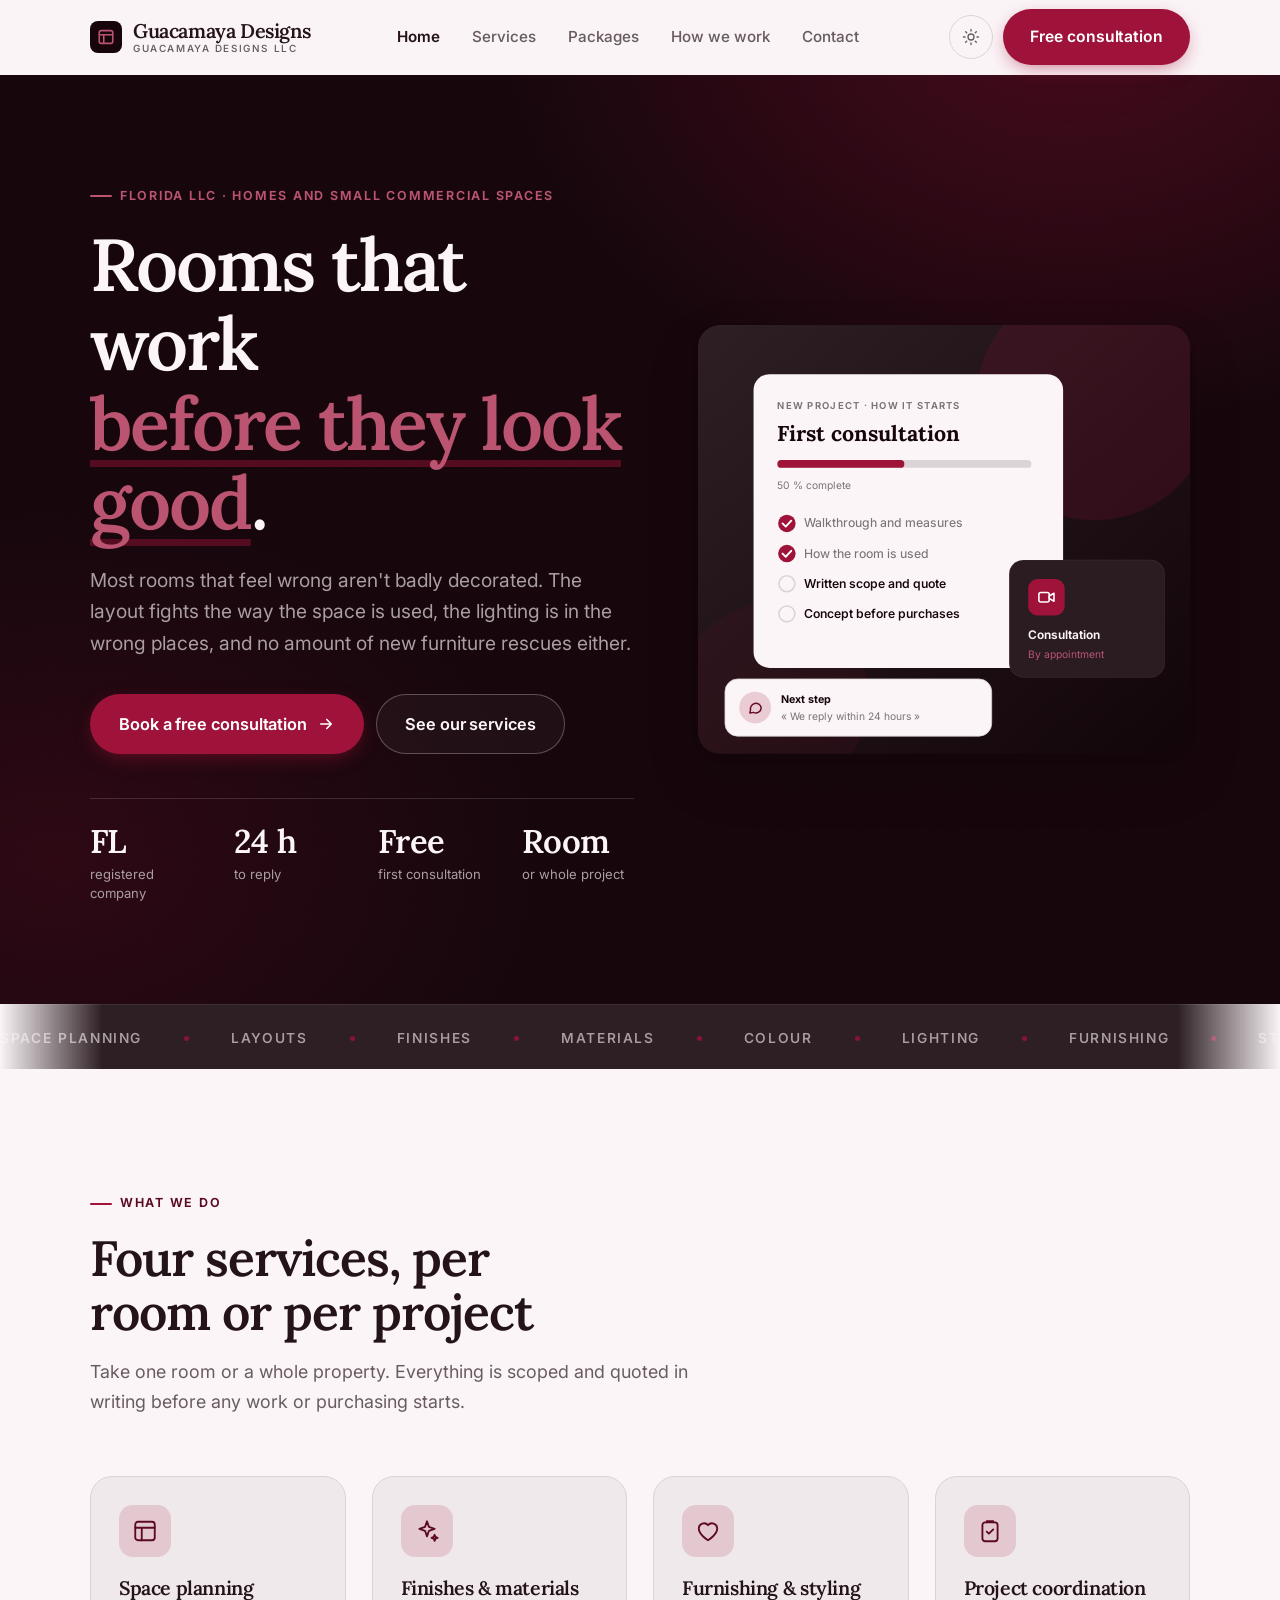
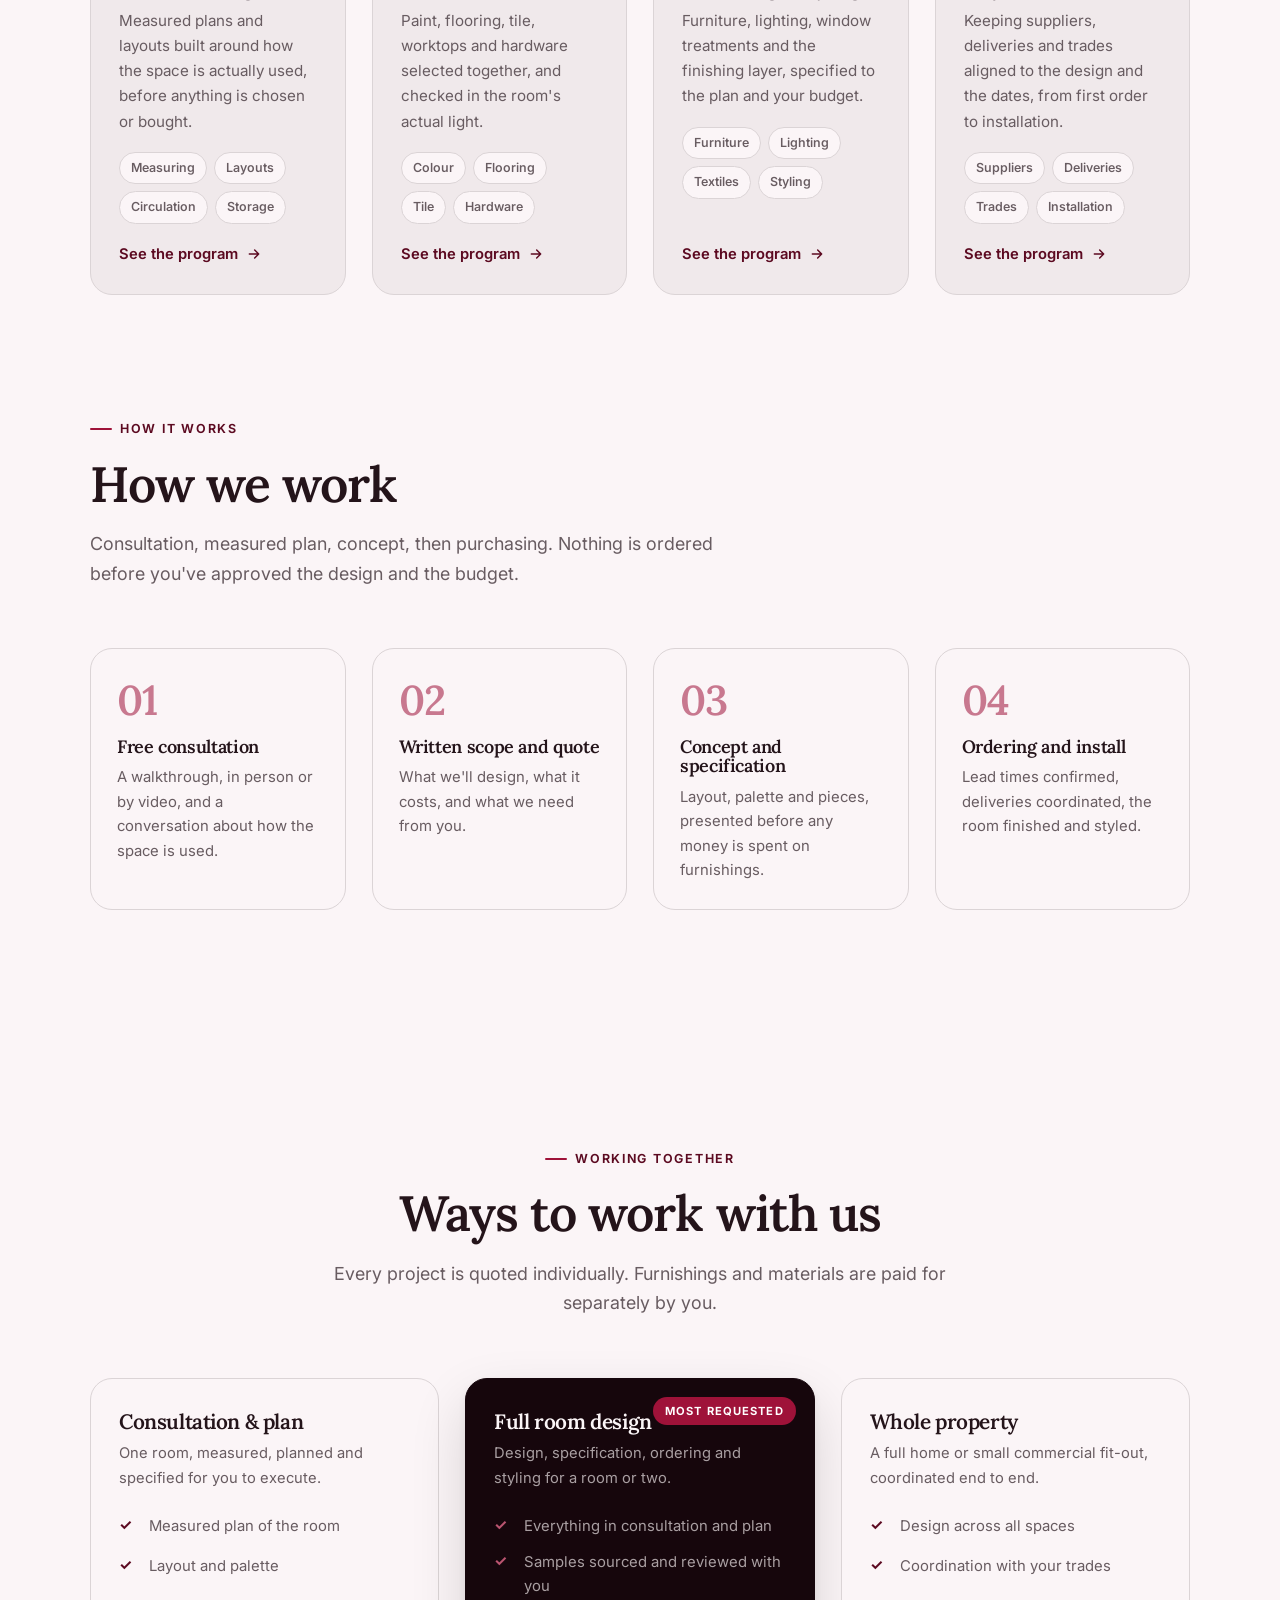
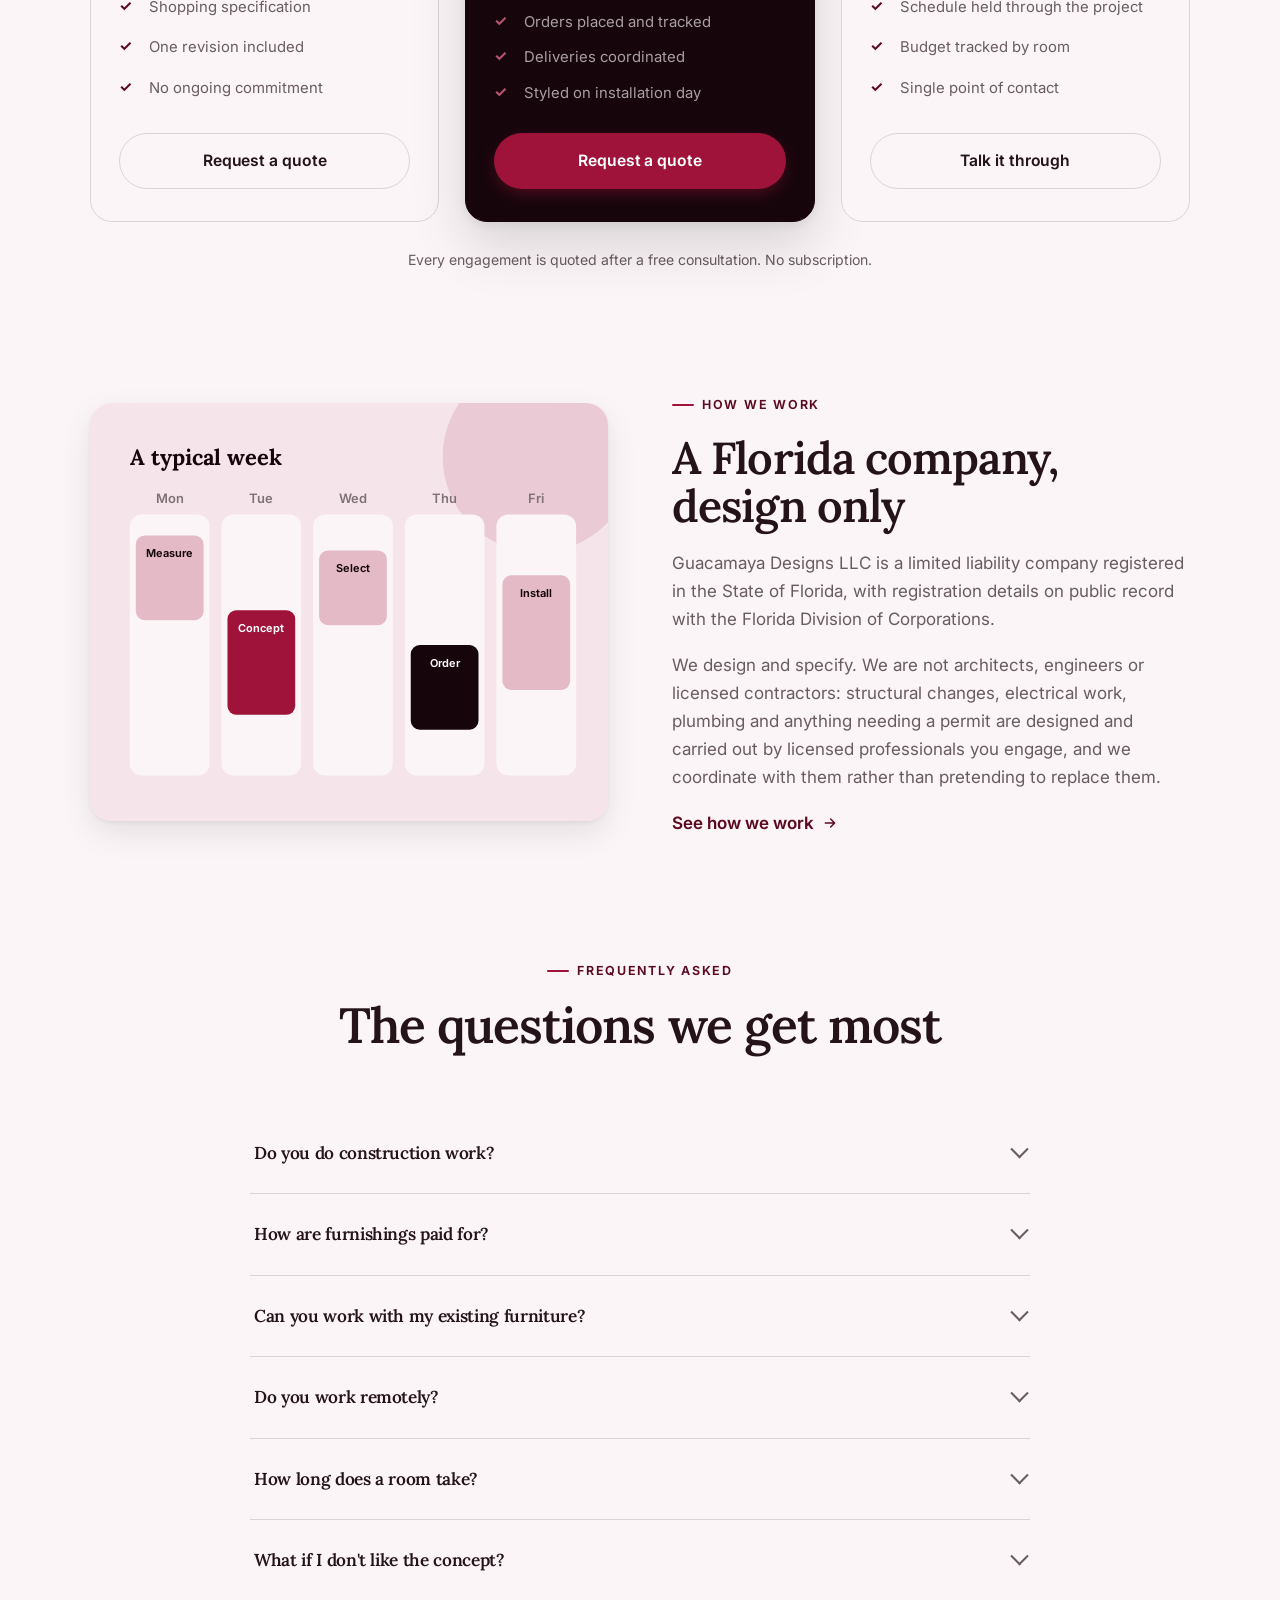
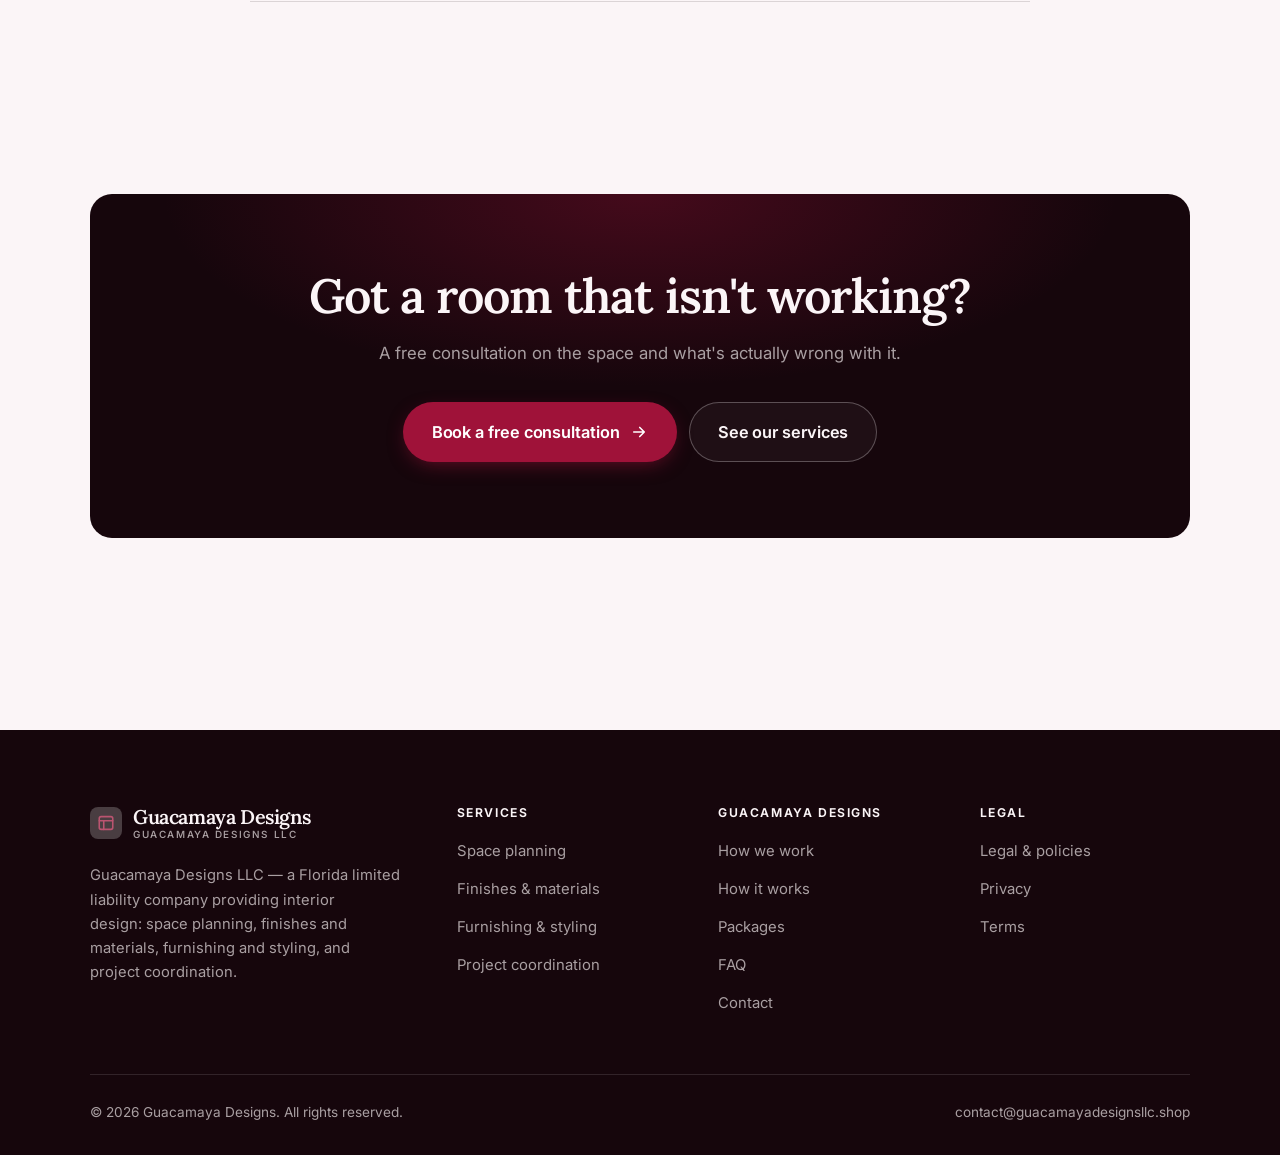
<file: index.html>
<!DOCTYPE html>
<html lang="en" class="no-js">
<head>
<meta charset="utf-8">
<meta name="viewport" content="width=device-width, initial-scale=1">
<title>Guacamaya Designs LLC — interior design and styling</title>
<meta name="description" content="Guacamaya Designs LLC, a Florida company providing interior design: space planning, finishes and materials, furnishing and styling, and coordination with trades through a project.">
<link rel="canonical" href="https://guacamayadesignsllc.shop/">

<meta property="og:type" content="website">
<meta property="og:url" content="https://guacamayadesignsllc.shop/">
<meta property="og:site_name" content="Guacamaya Designs">
<meta property="og:locale" content="en_US">
<meta property="og:title" content="Guacamaya Designs LLC — interior design and styling">
<meta property="og:description" content="Guacamaya Designs LLC, a Florida company providing interior design: space planning, finishes and materials, furnishing and styling, and coordination with trades through a project.">
<meta name="theme-color" content="#16060c">

<link rel="icon" href="assets/img/favicon.svg" type="image/svg+xml">
<link rel="preconnect" href="https://fonts.googleapis.com">
<link rel="preconnect" href="https://fonts.gstatic.com" crossorigin>
<link rel="stylesheet" href="https://fonts.googleapis.com/css2?family=Lora:wght@400..700&family=Inter:wght@400..700&display=swap">
<link rel="stylesheet" href="assets/css/style.css">

<!-- Thème appliqué avant le premier rendu (évite le flash) -->
<script>
document.documentElement.classList.remove('no-js');
(function(){try{var t=localStorage.getItem('site-theme');if(t){document.documentElement.setAttribute('data-theme',t);}}catch(e){}})();
</script>
<script type="application/ld+json">
{
  "@context": "https://schema.org",
  "@type": "Organization",
  "name": "Guacamaya Designs",
  "url": "https://guacamayadesignsllc.shop/",
  "email": "contact@guacamayadesignsllc.shop",
  "description": "Guacamaya Designs LLC, a Florida company providing interior design: space planning, finishes and materials, furnishing and styling, and coordination with trades through a project.",
  "areaServed": "US",
  "knowsLanguage": "en"
}
</script>
</head>

<body>
<a class="skip-link" href="#main">Skip to main content</a>

<header class="site-header">
  <nav class="wrap nav" aria-label="Main navigation">
    <a class="brand" href="index.html">
      <svg class="brand__mark" viewBox="0 0 64 64" aria-hidden="true">
        <rect class="bm-bg" width="64" height="64" rx="16"/>
        <g class="bm-ic" transform="translate(14 14) scale(1.5)" fill="none" stroke-width="2.1" stroke-linecap="round" stroke-linejoin="round"><rect x="3" y="3.5" width="18" height="17" rx="2.5"/><path d="M3 9h18M9 9v11.5"/></g>
      </svg>
      <span>Guacamaya Designs<span class="brand__sub">Guacamaya Designs LLC</span></span>
    </a>

    <ul class="nav__links" id="nav-links">
      <li><a href="index.html" aria-current="page">Home</a></li>
      <li><a href="programs.html">Services</a></li>
      <li><a href="index.html#pricing">Packages</a></li>
      <li><a href="about.html">How we work</a></li>
      <li><a href="contact.html">Contact</a></li>
      <li><a class="btn btn--primary" href="contact.html">Free consultation</a></li>
    </ul>

    <div class="nav__cta">
      <button class="theme-toggle" type="button" aria-label="Switch to dark theme">
        <svg class="icon-sun" viewBox="0 0 24 24" fill="none" stroke="currentColor" stroke-width="1.8" stroke-linecap="round" aria-hidden="true"><circle cx="12" cy="12" r="4"/><path d="M12 2v2m0 16v2M2 12h2m16 0h2M4.9 4.9l1.4 1.4m11.4 11.4 1.4 1.4M19.1 4.9l-1.4 1.4M6.3 17.7l-1.4 1.4"/></svg>
        <svg class="icon-moon" viewBox="0 0 24 24" fill="none" stroke="currentColor" stroke-width="1.8" stroke-linecap="round" stroke-linejoin="round" aria-hidden="true"><path d="M21 12.8A9 9 0 1 1 11.2 3a7 7 0 0 0 9.8 9.8z"/></svg>
      </button>
      <a class="btn btn--primary" href="contact.html">Free consultation</a>
      <button class="nav__toggle" type="button" aria-expanded="false" aria-controls="nav-links" aria-label="Open menu">
        <svg class="icon-open" viewBox="0 0 24 24" fill="none" stroke="currentColor" stroke-width="2" stroke-linecap="round" aria-hidden="true"><path d="M3 6h18M3 12h18M3 18h18"/></svg>
        <svg class="icon-close" viewBox="0 0 24 24" fill="none" stroke="currentColor" stroke-width="2" stroke-linecap="round" aria-hidden="true"><path d="M6 6l12 12M18 6L6 18"/></svg>
      </button>
    </div>
  </nav>
</header>

<main id="main">

<section class="hero">
  <div class="wrap hero__inner">
    <div>
      <span class="eyebrow hero__eyebrow">Florida LLC · Homes and small commercial spaces</span>
      <h1>Rooms that work<br> <em>before they look good</em>.</h1>
      <p class="hero__lede">Most rooms that feel wrong aren't badly decorated. The layout fights the way the space is used, the lighting is in the wrong places, and no amount of new furniture rescues either.</p>

      <div class="hero__actions">
        <a class="btn btn--primary btn--lg" href="contact.html">Book a free consultation <svg viewBox="0 0 24 24" fill="none" stroke="currentColor" stroke-width="2.2" stroke-linecap="round" stroke-linejoin="round" aria-hidden="true"><path d="M5 12h14M13 6l6 6-6 6"/></svg></a>
        <a class="btn btn--on-dark btn--lg" href="programs.html">See our services</a>
      </div>

      <ul class="hero__proof">
        <li><span class="stat__num">FL</span><span class="stat__label">registered company</span></li>
        <li><span class="stat__num">24 h</span><span class="stat__label">to reply</span></li>
        <li><span class="stat__num">Free</span><span class="stat__label">first consultation</span></li>
        <li><span class="stat__num">Room</span><span class="stat__label">or whole project</span></li>
      </ul>
    </div>

    <div class="hero__art">
      <svg viewBox="0 0 620 540" role="img" aria-label="How a first project with Guacamaya Designs works, from walkthrough to concept.">
        <defs>
          <linearGradient id="hbg" x1="0" y1="0" x2="1" y2="1">
            <stop offset="0" stop-color="#2d1f24"/><stop offset="1" stop-color="#12050a"/>
          </linearGradient>
        </defs>
        <rect width="620" height="540" rx="22" fill="url(#hbg)"/>
        <circle cx="500" cy="96" r="150" fill="#9f1239" opacity=".16"/>
        <circle cx="96" cy="470" r="120" fill="#9f1239" opacity=".08"/>

        <g style="font-family: var(--font-body)">
          <!-- Carte programme -->
          <rect x="70" y="62" width="390" height="370" rx="20" fill="#fbf5f7"/>
          <text x="100" y="106" font-size="12" font-weight="650" letter-spacing="1.6" fill="#7d7276">NEW PROJECT · HOW IT STARTS</text>
          <text x="100" y="146" font-size="27" font-weight="700" fill="#16060c" style="font-family: var(--font-display)">First consultation</text>
          <rect x="100" y="170" width="320" height="10" rx="5" fill="#dbd4d6"/>
          <rect x="100" y="170" width="160" height="10" rx="5" fill="#9f1239"/>
          <text x="100" y="206" font-size="13" fill="#7d7276">50 % complete</text>
          <circle cx="112" cy="250" r="11" fill="#9f1239"/><path d="M106.5 250l4 4 7-7.5" fill="none" stroke="#ffffff" stroke-width="2.4" stroke-linecap="round" stroke-linejoin="round"/><text x="134" y="255" font-size="15.5" fill="#7d7276" font-weight="450">Walkthrough and measures</text>
          <circle cx="112" cy="288" r="11" fill="#9f1239"/><path d="M106.5 288l4 4 7-7.5" fill="none" stroke="#ffffff" stroke-width="2.4" stroke-linecap="round" stroke-linejoin="round"/><text x="134" y="293" font-size="15.5" fill="#7d7276" font-weight="450">How the room is used</text>
          <circle cx="112" cy="326" r="10" fill="none" stroke="#dbd4d6" stroke-width="2"/><text x="134" y="331" font-size="15.5" fill="#16060c" font-weight="560">Written scope and quote</text>
          <circle cx="112" cy="364" r="10" fill="none" stroke="#dbd4d6" stroke-width="2"/><text x="134" y="369" font-size="15.5" fill="#16060c" font-weight="560">Concept before purchases</text>

          <!-- Carte séance -->
          <rect x="392" y="296" width="196" height="148" rx="18" fill="#2b1c22" stroke="#ffffff" stroke-opacity=".08"/>
          <rect x="416" y="320" width="46" height="46" rx="12" fill="#9f1239"/>
          <g transform="translate(427 331)" fill="none" stroke="#ffffff" color="#ffffff" stroke-width="2" stroke-linecap="round" stroke-linejoin="round"><rect x="2.5" y="6" width="13" height="12" rx="2.5"/><path d="M15.5 10.5 21.5 7v10l-6-3.5z"/></g>
          <text x="416" y="396" font-size="15" font-weight="650" fill="#fbf5f7">Consultation</text>
          <text x="416" y="420" font-size="13" fill="#ba5470">By appointment</text>

          <!-- Retour du coach -->
          <rect x="34" y="446" width="336" height="72" rx="16" fill="#fbf5f7" stroke="#dbd4d6"/>
          <circle cx="72" cy="482" r="20" fill="#eaccd5"/>
          <g transform="translate(62 472) scale(.84)" fill="none" stroke="#670c25" stroke-width="2.2" stroke-linecap="round" stroke-linejoin="round"><path d="M21 12a8 8 0 0 1-11.6 7.1L4 20l1-4.6A8 8 0 1 1 21 12z"/></g>
          <text x="104" y="476" font-size="13.5" font-weight="700" fill="#16060c">Next step</text>
          <text x="104" y="498" font-size="13" fill="#7d7276">« We reply within 24 hours »</text>
        </g>
      </svg>
    </div>
  </div>
</section>

<div class="marquee" aria-hidden="true">
  <div class="marquee__track"><span>Space planning</span><span>Layouts</span><span>Finishes</span><span>Materials</span><span>Colour</span><span>Lighting</span><span>Furnishing</span><span>Styling</span><span>Suppliers</span><span>Installation</span><span>Space planning</span><span>Layouts</span><span>Finishes</span><span>Materials</span><span>Colour</span><span>Lighting</span><span>Furnishing</span><span>Styling</span><span>Suppliers</span><span>Installation</span></div>
</div>

<section class="section wrap" id="programs">
  <div class="section-head reveal">
    <span class="eyebrow">What we do</span>
    <h2>Four services, per room or per project</h2>
    <p>Take one room or a whole property. Everything is scoped and quoted in writing before any work or purchasing starts.</p>
  </div>
  <div class="grid grid--4 reveal-group">
    <a class="card" href="programs.html#planning">
      <div class="card__icon"><svg viewBox="0 0 24 24" fill="none" stroke="currentColor" stroke-width="1.7" stroke-linecap="round" stroke-linejoin="round" aria-hidden="true"><rect x="3" y="3.5" width="18" height="17" rx="2.5"/><path d="M3 9h18M9 9v11.5"/></svg></div>
      <h3>Space planning</h3>
      <p>Measured plans and layouts built around how the space is actually used, before anything is chosen or bought.</p>
      <ul class="tags"><li>Measuring</li><li>Layouts</li><li>Circulation</li><li>Storage</li></ul>
      <span class="arrow-link">See the program <svg viewBox="0 0 24 24" fill="none" stroke="currentColor" stroke-width="2.2" stroke-linecap="round" stroke-linejoin="round" aria-hidden="true"><path d="M5 12h14M13 6l6 6-6 6"/></svg></span>
    </a>
    <a class="card" href="programs.html#finishes">
      <div class="card__icon"><svg viewBox="0 0 24 24" fill="none" stroke="currentColor" stroke-width="1.7" stroke-linecap="round" stroke-linejoin="round" aria-hidden="true"><path d="M12 3l1.8 5.2L19 10l-5.2 1.8L12 17l-1.8-5.2L5 10l5.2-1.8zM19 15.5l.8 2 2 .8-2 .8-.8 2-.8-2-2-.8 2-.8z"/></svg></div>
      <h3>Finishes &amp; materials</h3>
      <p>Paint, flooring, tile, worktops and hardware selected together, and checked in the room's actual light.</p>
      <ul class="tags"><li>Colour</li><li>Flooring</li><li>Tile</li><li>Hardware</li></ul>
      <span class="arrow-link">See the program <svg viewBox="0 0 24 24" fill="none" stroke="currentColor" stroke-width="2.2" stroke-linecap="round" stroke-linejoin="round" aria-hidden="true"><path d="M5 12h14M13 6l6 6-6 6"/></svg></span>
    </a>
    <a class="card" href="programs.html#furnishing">
      <div class="card__icon"><svg viewBox="0 0 24 24" fill="none" stroke="currentColor" stroke-width="1.7" stroke-linecap="round" stroke-linejoin="round" aria-hidden="true"><path d="M12 20.5s-8.5-4.8-8.5-11A4.8 4.8 0 0 1 12 6.6a4.8 4.8 0 0 1 8.5 2.9c0 6.2-8.5 11-8.5 11z"/></svg></div>
      <h3>Furnishing &amp; styling</h3>
      <p>Furniture, lighting, window treatments and the finishing layer, specified to the plan and your budget.</p>
      <ul class="tags"><li>Furniture</li><li>Lighting</li><li>Textiles</li><li>Styling</li></ul>
      <span class="arrow-link">See the program <svg viewBox="0 0 24 24" fill="none" stroke="currentColor" stroke-width="2.2" stroke-linecap="round" stroke-linejoin="round" aria-hidden="true"><path d="M5 12h14M13 6l6 6-6 6"/></svg></span>
    </a>
    <a class="card" href="programs.html#coordination">
      <div class="card__icon"><svg viewBox="0 0 24 24" fill="none" stroke="currentColor" stroke-width="1.7" stroke-linecap="round" stroke-linejoin="round" aria-hidden="true"><rect x="5" y="4" width="14" height="17.5" rx="2.5"/><path d="M9 4V3h6v1M9 12.5l2 2 4-4"/></svg></div>
      <h3>Project coordination</h3>
      <p>Keeping suppliers, deliveries and trades aligned to the design and the dates, from first order to installation.</p>
      <ul class="tags"><li>Suppliers</li><li>Deliveries</li><li>Trades</li><li>Installation</li></ul>
      <span class="arrow-link">See the program <svg viewBox="0 0 24 24" fill="none" stroke="currentColor" stroke-width="2.2" stroke-linecap="round" stroke-linejoin="round" aria-hidden="true"><path d="M5 12h14M13 6l6 6-6 6"/></svg></span>
    </a>
  </div>
</section>

<section class="section section--flush wrap" id="how-it-works">
  <div class="section-head reveal">
    <span class="eyebrow">How it works</span>
    <h2>How we work</h2>
    <p>Consultation, measured plan, concept, then purchasing. Nothing is ordered before you've approved the design and the budget.</p>
  </div>
  <div class="grid grid--4 steps reveal-group">
    <article class="step">
      <h3>Free consultation</h3>
      <p>A walkthrough, in person or by video, and a conversation about how the space is used.</p>
    </article>
    <article class="step">
      <h3>Written scope and quote</h3>
      <p>What we'll design, what it costs, and what we need from you.</p>
    </article>
    <article class="step">
      <h3>Concept and specification</h3>
      <p>Layout, palette and pieces, presented before any money is spent on furnishings.</p>
    </article>
    <article class="step">
      <h3>Ordering and install</h3>
      <p>Lead times confirmed, deliveries coordinated, the room finished and styled.</p>
    </article>
  </div>
</section>

<section class="section wrap" id="pricing">
  <div class="section-head section-head--center reveal">
    <span class="eyebrow">Working together</span>
    <h2>Ways to work with us</h2>
    <p>Every project is quoted individually. Furnishings and materials are paid for separately by you.</p>
  </div>
  <div class="grid grid--3 plans reveal-group">
    <article class="plan">
      
      <h3>Consultation &amp; plan</h3>
      <p class="plan__desc">One room, measured, planned and specified for you to execute.</p>
      
      <ul class="plan__features">
        <li>Measured plan of the room</li>
        <li>Layout and palette</li>
        <li>Shopping specification</li>
        <li>One revision included</li>
        <li>No ongoing commitment</li>
      </ul>
      <a class="btn btn--ghost btn--block" href="contact.html">Request a quote</a>
    </article>
    <article class="plan plan--featured">
      <span class="plan__tag">Most requested</span>
      <h3>Full room design</h3>
      <p class="plan__desc">Design, specification, ordering and styling for a room or two.</p>
      
      <ul class="plan__features">
        <li>Everything in consultation and plan</li>
        <li>Samples sourced and reviewed with you</li>
        <li>Orders placed and tracked</li>
        <li>Deliveries coordinated</li>
        <li>Styled on installation day</li>
      </ul>
      <a class="btn btn--primary btn--block" href="contact.html">Request a quote</a>
    </article>
    <article class="plan">
      
      <h3>Whole property</h3>
      <p class="plan__desc">A full home or small commercial fit-out, coordinated end to end.</p>
      
      <ul class="plan__features">
        <li>Design across all spaces</li>
        <li>Coordination with your trades</li>
        <li>Schedule held through the project</li>
        <li>Budget tracked by room</li>
        <li>Single point of contact</li>
      </ul>
      <a class="btn btn--ghost btn--block" href="contact.html">Talk it through</a>
    </article>
  </div>
  <p class="plans-note">Every engagement is quoted after a free consultation. No subscription.</p>
</section>

<section class="section section--flush wrap">
  <div class="split reveal">
    <div class="split__art">
      <svg viewBox="0 0 520 420" role="img" aria-label="Example of a typical week: Measure, Concept, Select, Order, Install.">
        <rect width="520" height="420" rx="20" fill="#f5e5ea"/>
        <circle cx="450" cy="54" r="96" fill="#9f1239" opacity=".12"/>
        <g style="font-family: var(--font-body)">
        <text x="40" y="62" font-size="22" font-weight="700" fill="#16060c" style="font-family: var(--font-display)">A typical week</text>
        <text x="80" y="100" text-anchor="middle" font-size="13" font-weight="600" fill="#7d7276">Mon</text>
        <rect x="40" y="112" width="80" height="262" rx="12" fill="#fbf5f7"/>
        <rect x="46" y="133" width="68" height="85" rx="9" fill="#e3bac6"/>
        <text x="80" y="155" text-anchor="middle" font-size="11" font-weight="650" fill="#16060c">Measure</text>
        <text x="172" y="100" text-anchor="middle" font-size="13" font-weight="600" fill="#7d7276">Tue</text>
        <rect x="132" y="112" width="80" height="262" rx="12" fill="#fbf5f7"/>
        <rect x="138" y="208" width="68" height="105" rx="9" fill="#9f1239"/>
        <text x="172" y="230" text-anchor="middle" font-size="11" font-weight="650" fill="#ffffff">Concept</text>
        <text x="264" y="100" text-anchor="middle" font-size="13" font-weight="600" fill="#7d7276">Wed</text>
        <rect x="224" y="112" width="80" height="262" rx="12" fill="#fbf5f7"/>
        <rect x="230" y="148" width="68" height="75" rx="9" fill="#e3bac6"/>
        <text x="264" y="170" text-anchor="middle" font-size="11" font-weight="650" fill="#16060c">Select</text>
        <text x="356" y="100" text-anchor="middle" font-size="13" font-weight="600" fill="#7d7276">Thu</text>
        <rect x="316" y="112" width="80" height="262" rx="12" fill="#fbf5f7"/>
        <rect x="322" y="243" width="68" height="85" rx="9" fill="#16060c"/>
        <text x="356" y="265" text-anchor="middle" font-size="11" font-weight="650" fill="#fbf5f7">Order</text>
        <text x="448" y="100" text-anchor="middle" font-size="13" font-weight="600" fill="#7d7276">Fri</text>
        <rect x="408" y="112" width="80" height="262" rx="12" fill="#fbf5f7"/>
        <rect x="414" y="173" width="68" height="115" rx="9" fill="#e3bac6"/>
        <text x="448" y="195" text-anchor="middle" font-size="11" font-weight="650" fill="#16060c">Install</text>
        </g>
      </svg>
    </div>
    <div>
      <span class="eyebrow">How we work</span>
      <h2>A Florida company, design only</h2>
      <p>Guacamaya Designs LLC is a limited liability company registered in the State of Florida, with registration details on public record with the Florida Division of Corporations.</p>
      <p>We design and specify. We are not architects, engineers or licensed contractors: structural changes, electrical work, plumbing and anything needing a permit are designed and carried out by licensed professionals you engage, and we coordinate with them rather than pretending to replace them.</p>
      <p><a class="arrow-link" href="about.html">See how we work <svg viewBox="0 0 24 24" fill="none" stroke="currentColor" stroke-width="2.2" stroke-linecap="round" stroke-linejoin="round" aria-hidden="true"><path d="M5 12h14M13 6l6 6-6 6"/></svg></a></p>
    </div>
  </div>
</section>

<section class="section section--flush wrap" id="faq">
  <div class="section-head section-head--center reveal">
    <span class="eyebrow">Frequently asked</span>
    <h2>The questions we get most</h2>
  </div>
  <div class="faq reveal">
    <details>
      <summary>Do you do construction work?</summary>
      <p>No. We design and specify, and we coordinate with the licensed trades doing the work. Structural and permit work is theirs, not ours.</p>
    </details>
    <details>
      <summary>How are furnishings paid for?</summary>
      <p>By you, directly, so you see every price. Our fee is for the design and coordination and is quoted separately in writing.</p>
    </details>
    <details>
      <summary>Can you work with my existing furniture?</summary>
      <p>Yes, and often that's the sensible route. We'll tell you honestly which pieces work in the new plan and which are fighting it.</p>
    </details>
    <details>
      <summary>Do you work remotely?</summary>
      <p>For planning and specification, often yes, with measurements and photographs. Installation and styling need someone in the room.</p>
    </details>
    <details>
      <summary>How long does a room take?</summary>
      <p>The design is usually a few weeks; the lead times on furniture decide the rest. We check those before anything is ordered.</p>
    </details>
    <details>
      <summary>What if I don't like the concept?</summary>
      <p>One revision is included in every scope, and we'd rather hear it at concept stage than after the sofa arrives.</p>
    </details>
  </div>
</section>

<section class="wrap section--tight">
  <div class="cta-band reveal">
    <h2>Got a room that isn't working?</h2>
    <p>A free consultation on the space and what's actually wrong with it.</p>
    <div class="hero__actions">
      <a class="btn btn--primary btn--lg" href="contact.html">Book a free consultation <svg viewBox="0 0 24 24" fill="none" stroke="currentColor" stroke-width="2.2" stroke-linecap="round" stroke-linejoin="round" aria-hidden="true"><path d="M5 12h14M13 6l6 6-6 6"/></svg></a>
      <a class="btn btn--on-dark btn--lg" href="programs.html">See our services</a>
    </div>
  </div>
</section>

</main>

<footer class="site-footer">
  <div class="wrap">
    <div class="footer__grid">
      <div class="footer__brand">
        <a class="brand" href="index.html">
          <svg class="brand__mark" viewBox="0 0 64 64" aria-hidden="true">
        <rect class="bm-bg" width="64" height="64" rx="16"/>
        <g class="bm-ic" transform="translate(14 14) scale(1.5)" fill="none" stroke-width="2.1" stroke-linecap="round" stroke-linejoin="round"><rect x="3" y="3.5" width="18" height="17" rx="2.5"/><path d="M3 9h18M9 9v11.5"/></g>
      </svg>
          <span>Guacamaya Designs<span class="brand__sub">Guacamaya Designs LLC</span></span>
        </a>
        <p>Guacamaya Designs LLC — a Florida limited liability company providing interior design: space planning, finishes and materials, furnishing and styling, and project coordination.</p>
      </div>

      <div class="footer__col">
        <h4>Services</h4>
        <ul>
          <li><a href="programs.html#planning">Space planning</a></li>
          <li><a href="programs.html#finishes">Finishes &amp; materials</a></li>
          <li><a href="programs.html#furnishing">Furnishing &amp; styling</a></li>
          <li><a href="programs.html#coordination">Project coordination</a></li>
        </ul>
      </div>

      <div class="footer__col">
        <h4>Guacamaya Designs</h4>
        <ul>
          <li><a href="about.html">How we work</a></li>
          <li><a href="index.html#how-it-works">How it works</a></li>
          <li><a href="index.html#pricing">Packages</a></li>
          <li><a href="index.html#faq">FAQ</a></li>
          <li><a href="contact.html">Contact</a></li>
        </ul>
      </div>

      <div class="footer__col">
        <h4>Legal</h4>
        <ul>
          <li><a href="legal.html">Legal &amp; policies</a></li>
          <li><a href="legal.html#privacy">Privacy</a></li>
          <li><a href="legal.html#terms">Terms</a></li>
        </ul>
      </div>
    </div>

    <div class="footer__bottom">
      <p>© <span data-year>2026</span> Guacamaya Designs. All rights reserved.</p>
      <p><a href="mailto:contact@guacamayadesignsllc.shop">contact@guacamayadesignsllc.shop</a></p>
    </div>
  </div>
</footer>

<script src="assets/js/main.js" defer></script>
</body>
</html>
</file>
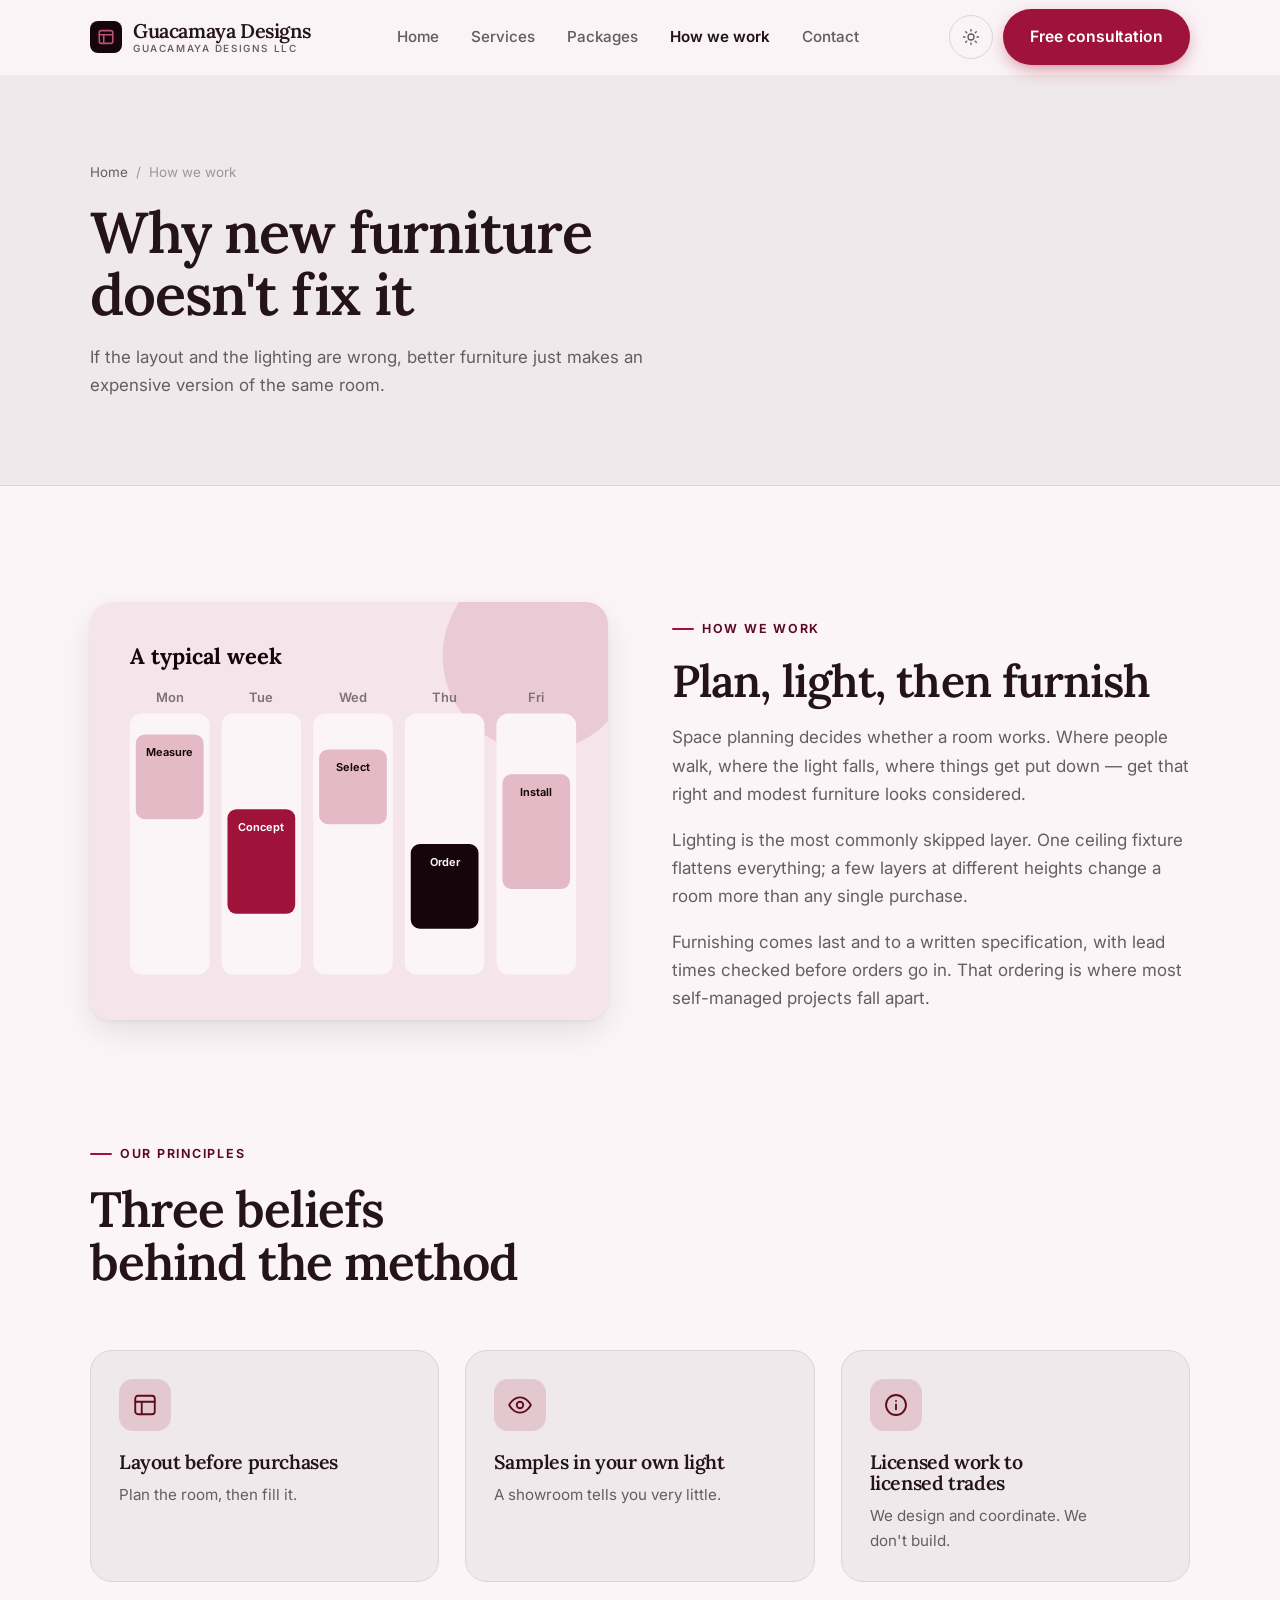
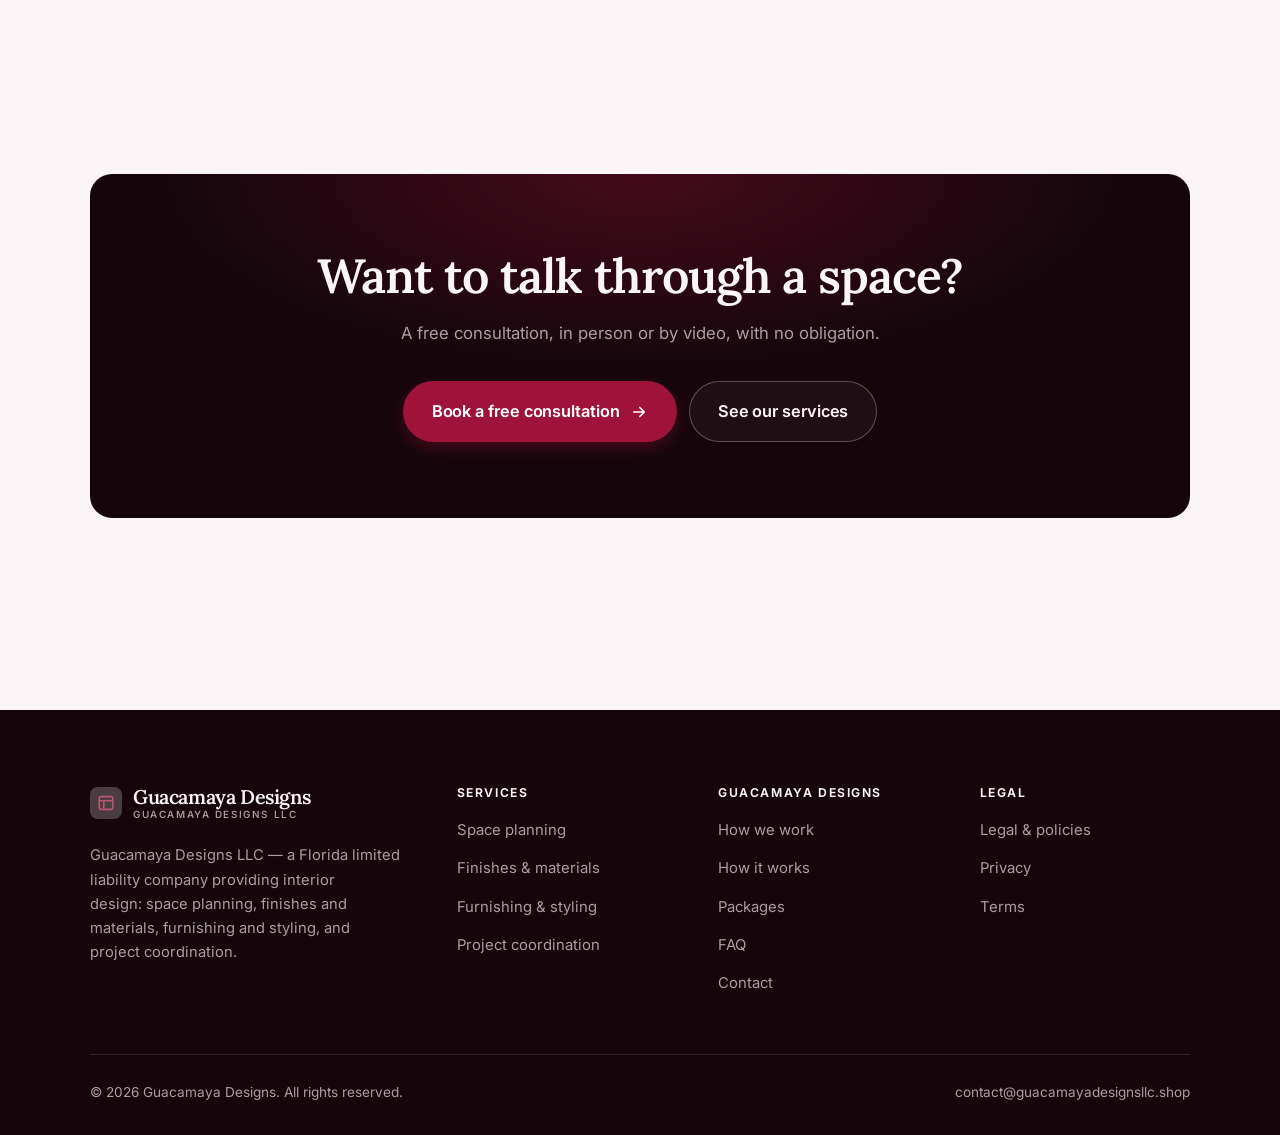
<file: about.html>
<!DOCTYPE html>
<html lang="en" class="no-js">
<head>
<meta charset="utf-8">
<meta name="viewport" content="width=device-width, initial-scale=1">
<title>How we work — Guacamaya Designs</title>
<meta name="description" content="About Guacamaya Designs LLC, a Florida limited liability company providing interior design.">
<link rel="canonical" href="https://guacamayadesignsllc.shop/about.html">

<meta property="og:type" content="website">
<meta property="og:url" content="https://guacamayadesignsllc.shop/about.html">
<meta property="og:site_name" content="Guacamaya Designs">
<meta property="og:locale" content="en_US">
<meta property="og:title" content="How we work — Guacamaya Designs">
<meta property="og:description" content="About Guacamaya Designs LLC, a Florida limited liability company providing interior design.">
<meta name="theme-color" content="#16060c">

<link rel="icon" href="assets/img/favicon.svg" type="image/svg+xml">
<link rel="preconnect" href="https://fonts.googleapis.com">
<link rel="preconnect" href="https://fonts.gstatic.com" crossorigin>
<link rel="stylesheet" href="https://fonts.googleapis.com/css2?family=Lora:wght@400..700&family=Inter:wght@400..700&display=swap">
<link rel="stylesheet" href="assets/css/style.css">

<!-- Thème appliqué avant le premier rendu (évite le flash) -->
<script>
document.documentElement.classList.remove('no-js');
(function(){try{var t=localStorage.getItem('site-theme');if(t){document.documentElement.setAttribute('data-theme',t);}}catch(e){}})();
</script>
</head>

<body>
<a class="skip-link" href="#main">Skip to main content</a>

<header class="site-header">
  <nav class="wrap nav" aria-label="Main navigation">
    <a class="brand" href="index.html">
      <svg class="brand__mark" viewBox="0 0 64 64" aria-hidden="true">
        <rect class="bm-bg" width="64" height="64" rx="16"/>
        <g class="bm-ic" transform="translate(14 14) scale(1.5)" fill="none" stroke-width="2.1" stroke-linecap="round" stroke-linejoin="round"><rect x="3" y="3.5" width="18" height="17" rx="2.5"/><path d="M3 9h18M9 9v11.5"/></g>
      </svg>
      <span>Guacamaya Designs<span class="brand__sub">Guacamaya Designs LLC</span></span>
    </a>

    <ul class="nav__links" id="nav-links">
      <li><a href="index.html">Home</a></li>
      <li><a href="programs.html">Services</a></li>
      <li><a href="index.html#pricing">Packages</a></li>
      <li><a href="about.html" aria-current="page">How we work</a></li>
      <li><a href="contact.html">Contact</a></li>
      <li><a class="btn btn--primary" href="contact.html">Free consultation</a></li>
    </ul>

    <div class="nav__cta">
      <button class="theme-toggle" type="button" aria-label="Switch to dark theme">
        <svg class="icon-sun" viewBox="0 0 24 24" fill="none" stroke="currentColor" stroke-width="1.8" stroke-linecap="round" aria-hidden="true"><circle cx="12" cy="12" r="4"/><path d="M12 2v2m0 16v2M2 12h2m16 0h2M4.9 4.9l1.4 1.4m11.4 11.4 1.4 1.4M19.1 4.9l-1.4 1.4M6.3 17.7l-1.4 1.4"/></svg>
        <svg class="icon-moon" viewBox="0 0 24 24" fill="none" stroke="currentColor" stroke-width="1.8" stroke-linecap="round" stroke-linejoin="round" aria-hidden="true"><path d="M21 12.8A9 9 0 1 1 11.2 3a7 7 0 0 0 9.8 9.8z"/></svg>
      </button>
      <a class="btn btn--primary" href="contact.html">Free consultation</a>
      <button class="nav__toggle" type="button" aria-expanded="false" aria-controls="nav-links" aria-label="Open menu">
        <svg class="icon-open" viewBox="0 0 24 24" fill="none" stroke="currentColor" stroke-width="2" stroke-linecap="round" aria-hidden="true"><path d="M3 6h18M3 12h18M3 18h18"/></svg>
        <svg class="icon-close" viewBox="0 0 24 24" fill="none" stroke="currentColor" stroke-width="2" stroke-linecap="round" aria-hidden="true"><path d="M6 6l12 12M18 6L6 18"/></svg>
      </button>
    </div>
  </nav>
</header>

<main id="main">

<section class="page-head">
  <div class="wrap">
    <nav class="breadcrumb" aria-label="Breadcrumb">
      <a href="index.html">Home</a><span>/</span><span aria-current="page">How we work</span>
    </nav>
    <h1>Why new furniture doesn't fix it</h1>
    <p>If the layout and the lighting are wrong, better furniture just makes an expensive version of the same room.</p>
  </div>
</section>

<section class="section wrap">
  <div class="split reveal">
    <div class="split__art">
      <svg viewBox="0 0 520 420" role="img" aria-label="Example of a typical week: Measure, Concept, Select, Order, Install.">
        <rect width="520" height="420" rx="20" fill="#f5e5ea"/>
        <circle cx="450" cy="54" r="96" fill="#9f1239" opacity=".12"/>
        <g style="font-family: var(--font-body)">
        <text x="40" y="62" font-size="22" font-weight="700" fill="#16060c" style="font-family: var(--font-display)">A typical week</text>
        <text x="80" y="100" text-anchor="middle" font-size="13" font-weight="600" fill="#7d7276">Mon</text>
        <rect x="40" y="112" width="80" height="262" rx="12" fill="#fbf5f7"/>
        <rect x="46" y="133" width="68" height="85" rx="9" fill="#e3bac6"/>
        <text x="80" y="155" text-anchor="middle" font-size="11" font-weight="650" fill="#16060c">Measure</text>
        <text x="172" y="100" text-anchor="middle" font-size="13" font-weight="600" fill="#7d7276">Tue</text>
        <rect x="132" y="112" width="80" height="262" rx="12" fill="#fbf5f7"/>
        <rect x="138" y="208" width="68" height="105" rx="9" fill="#9f1239"/>
        <text x="172" y="230" text-anchor="middle" font-size="11" font-weight="650" fill="#ffffff">Concept</text>
        <text x="264" y="100" text-anchor="middle" font-size="13" font-weight="600" fill="#7d7276">Wed</text>
        <rect x="224" y="112" width="80" height="262" rx="12" fill="#fbf5f7"/>
        <rect x="230" y="148" width="68" height="75" rx="9" fill="#e3bac6"/>
        <text x="264" y="170" text-anchor="middle" font-size="11" font-weight="650" fill="#16060c">Select</text>
        <text x="356" y="100" text-anchor="middle" font-size="13" font-weight="600" fill="#7d7276">Thu</text>
        <rect x="316" y="112" width="80" height="262" rx="12" fill="#fbf5f7"/>
        <rect x="322" y="243" width="68" height="85" rx="9" fill="#16060c"/>
        <text x="356" y="265" text-anchor="middle" font-size="11" font-weight="650" fill="#fbf5f7">Order</text>
        <text x="448" y="100" text-anchor="middle" font-size="13" font-weight="600" fill="#7d7276">Fri</text>
        <rect x="408" y="112" width="80" height="262" rx="12" fill="#fbf5f7"/>
        <rect x="414" y="173" width="68" height="115" rx="9" fill="#e3bac6"/>
        <text x="448" y="195" text-anchor="middle" font-size="11" font-weight="650" fill="#16060c">Install</text>
        </g>
      </svg>
    </div>
    <div>
      <span class="eyebrow">How we work</span>
      <h2>Plan, light, then furnish</h2>
      <p>Space planning decides whether a room works. Where people walk, where the light falls, where things get put down — get that right and modest furniture looks considered.</p>
      <p>Lighting is the most commonly skipped layer. One ceiling fixture flattens everything; a few layers at different heights change a room more than any single purchase.</p>
      <p>Furnishing comes last and to a written specification, with lead times checked before orders go in. That ordering is where most self-managed projects fall apart.</p>
      <!--
        TO DO: add a short introduction of the coach (name, real background),
        with a photo if possible. Do not invent credentials — see README.md.
      -->
    </div>
  </div>
</section>

<section class="section section--flush wrap">
  <div class="section-head reveal">
    <span class="eyebrow">Our principles</span>
    <h2>Three beliefs behind the method</h2>
  </div>
  <div class="grid grid--3 reveal-group">
    <article class="card">
      <div class="card__icon"><svg viewBox="0 0 24 24" fill="none" stroke="currentColor" stroke-width="1.7" stroke-linecap="round" stroke-linejoin="round" aria-hidden="true"><rect x="3" y="3.5" width="18" height="17" rx="2.5"/><path d="M3 9h18M9 9v11.5"/></svg></div>
      <h3>Layout before purchases</h3>
      <p>Plan the room, then fill it.</p>
    </article>
    <article class="card">
      <div class="card__icon"><svg viewBox="0 0 24 24" fill="none" stroke="currentColor" stroke-width="1.7" stroke-linecap="round" stroke-linejoin="round" aria-hidden="true"><path d="M2 12s3.6-7 10-7 10 7 10 7-3.6 7-10 7S2 12 2 12z"/><circle cx="12" cy="12" r="3"/></svg></div>
      <h3>Samples in your own light</h3>
      <p>A showroom tells you very little.</p>
    </article>
    <article class="card">
      <div class="card__icon"><svg viewBox="0 0 24 24" fill="none" stroke="currentColor" stroke-width="1.7" stroke-linecap="round" stroke-linejoin="round" aria-hidden="true"><circle cx="12" cy="12" r="9.2"/><path d="M12 16v-4.5M12 8.2v.1"/></svg></div>
      <h3>Licensed work to licensed trades</h3>
      <p>We design and coordinate. We don't build.</p>
    </article>
  </div>
</section>

<section class="wrap section--tight">
  <div class="cta-band reveal">
    <h2>Want to talk through a space?</h2>
    <p>A free consultation, in person or by video, with no obligation.</p>
    <div class="hero__actions">
      <a class="btn btn--primary btn--lg" href="contact.html">Book a free consultation <svg viewBox="0 0 24 24" fill="none" stroke="currentColor" stroke-width="2.2" stroke-linecap="round" stroke-linejoin="round" aria-hidden="true"><path d="M5 12h14M13 6l6 6-6 6"/></svg></a>
      <a class="btn btn--on-dark btn--lg" href="programs.html">See our services</a>
    </div>
  </div>
</section>

</main>

<footer class="site-footer">
  <div class="wrap">
    <div class="footer__grid">
      <div class="footer__brand">
        <a class="brand" href="index.html">
          <svg class="brand__mark" viewBox="0 0 64 64" aria-hidden="true">
        <rect class="bm-bg" width="64" height="64" rx="16"/>
        <g class="bm-ic" transform="translate(14 14) scale(1.5)" fill="none" stroke-width="2.1" stroke-linecap="round" stroke-linejoin="round"><rect x="3" y="3.5" width="18" height="17" rx="2.5"/><path d="M3 9h18M9 9v11.5"/></g>
      </svg>
          <span>Guacamaya Designs<span class="brand__sub">Guacamaya Designs LLC</span></span>
        </a>
        <p>Guacamaya Designs LLC — a Florida limited liability company providing interior design: space planning, finishes and materials, furnishing and styling, and project coordination.</p>
      </div>

      <div class="footer__col">
        <h4>Services</h4>
        <ul>
          <li><a href="programs.html#planning">Space planning</a></li>
          <li><a href="programs.html#finishes">Finishes &amp; materials</a></li>
          <li><a href="programs.html#furnishing">Furnishing &amp; styling</a></li>
          <li><a href="programs.html#coordination">Project coordination</a></li>
        </ul>
      </div>

      <div class="footer__col">
        <h4>Guacamaya Designs</h4>
        <ul>
          <li><a href="about.html">How we work</a></li>
          <li><a href="index.html#how-it-works">How it works</a></li>
          <li><a href="index.html#pricing">Packages</a></li>
          <li><a href="index.html#faq">FAQ</a></li>
          <li><a href="contact.html">Contact</a></li>
        </ul>
      </div>

      <div class="footer__col">
        <h4>Legal</h4>
        <ul>
          <li><a href="legal.html">Legal &amp; policies</a></li>
          <li><a href="legal.html#privacy">Privacy</a></li>
          <li><a href="legal.html#terms">Terms</a></li>
        </ul>
      </div>
    </div>

    <div class="footer__bottom">
      <p>© <span data-year>2026</span> Guacamaya Designs. All rights reserved.</p>
      <p><a href="mailto:contact@guacamayadesignsllc.shop">contact@guacamayadesignsllc.shop</a></p>
    </div>
  </div>
</footer>

<script src="assets/js/main.js" defer></script>
</body>
</html>
</file>
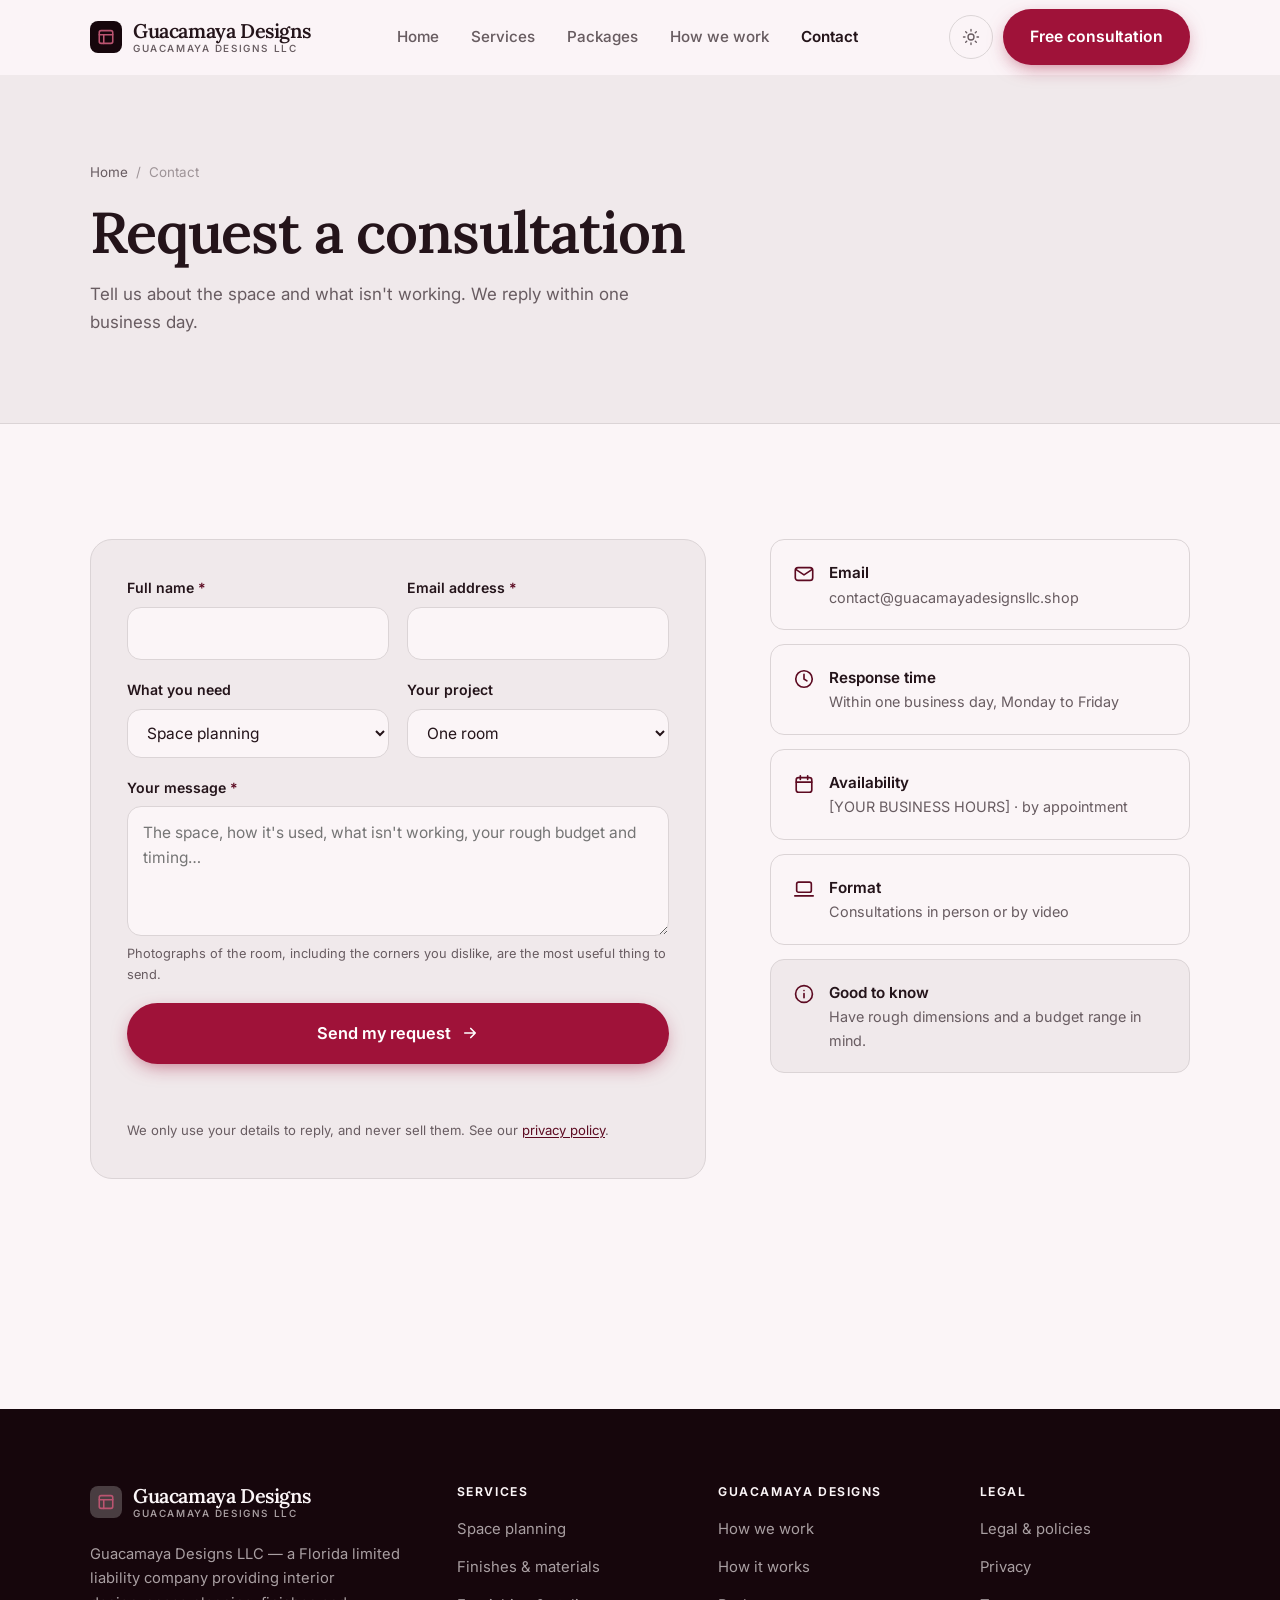
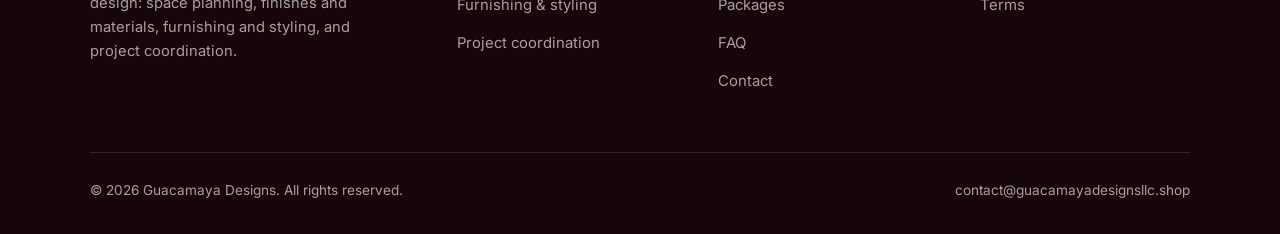
<file: contact.html>
<!DOCTYPE html>
<html lang="en" class="no-js">
<head>
<meta charset="utf-8">
<meta name="viewport" content="width=device-width, initial-scale=1">
<title>Contact — Guacamaya Designs</title>
<meta name="description" content="Contact Guacamaya Designs LLC. We reply within one business day.">
<link rel="canonical" href="https://guacamayadesignsllc.shop/contact.html">

<meta property="og:type" content="website">
<meta property="og:url" content="https://guacamayadesignsllc.shop/contact.html">
<meta property="og:site_name" content="Guacamaya Designs">
<meta property="og:locale" content="en_US">
<meta property="og:title" content="Contact — Guacamaya Designs">
<meta property="og:description" content="Contact Guacamaya Designs LLC. We reply within one business day.">
<meta name="theme-color" content="#16060c">

<link rel="icon" href="assets/img/favicon.svg" type="image/svg+xml">
<link rel="preconnect" href="https://fonts.googleapis.com">
<link rel="preconnect" href="https://fonts.gstatic.com" crossorigin>
<link rel="stylesheet" href="https://fonts.googleapis.com/css2?family=Lora:wght@400..700&family=Inter:wght@400..700&display=swap">
<link rel="stylesheet" href="assets/css/style.css">

<!-- Thème appliqué avant le premier rendu (évite le flash) -->
<script>
document.documentElement.classList.remove('no-js');
(function(){try{var t=localStorage.getItem('site-theme');if(t){document.documentElement.setAttribute('data-theme',t);}}catch(e){}})();
</script>
</head>

<body>
<a class="skip-link" href="#main">Skip to main content</a>

<header class="site-header">
  <nav class="wrap nav" aria-label="Main navigation">
    <a class="brand" href="index.html">
      <svg class="brand__mark" viewBox="0 0 64 64" aria-hidden="true">
        <rect class="bm-bg" width="64" height="64" rx="16"/>
        <g class="bm-ic" transform="translate(14 14) scale(1.5)" fill="none" stroke-width="2.1" stroke-linecap="round" stroke-linejoin="round"><rect x="3" y="3.5" width="18" height="17" rx="2.5"/><path d="M3 9h18M9 9v11.5"/></g>
      </svg>
      <span>Guacamaya Designs<span class="brand__sub">Guacamaya Designs LLC</span></span>
    </a>

    <ul class="nav__links" id="nav-links">
      <li><a href="index.html">Home</a></li>
      <li><a href="programs.html">Services</a></li>
      <li><a href="index.html#pricing">Packages</a></li>
      <li><a href="about.html">How we work</a></li>
      <li><a href="contact.html" aria-current="page">Contact</a></li>
      <li><a class="btn btn--primary" href="contact.html">Free consultation</a></li>
    </ul>

    <div class="nav__cta">
      <button class="theme-toggle" type="button" aria-label="Switch to dark theme">
        <svg class="icon-sun" viewBox="0 0 24 24" fill="none" stroke="currentColor" stroke-width="1.8" stroke-linecap="round" aria-hidden="true"><circle cx="12" cy="12" r="4"/><path d="M12 2v2m0 16v2M2 12h2m16 0h2M4.9 4.9l1.4 1.4m11.4 11.4 1.4 1.4M19.1 4.9l-1.4 1.4M6.3 17.7l-1.4 1.4"/></svg>
        <svg class="icon-moon" viewBox="0 0 24 24" fill="none" stroke="currentColor" stroke-width="1.8" stroke-linecap="round" stroke-linejoin="round" aria-hidden="true"><path d="M21 12.8A9 9 0 1 1 11.2 3a7 7 0 0 0 9.8 9.8z"/></svg>
      </button>
      <a class="btn btn--primary" href="contact.html">Free consultation</a>
      <button class="nav__toggle" type="button" aria-expanded="false" aria-controls="nav-links" aria-label="Open menu">
        <svg class="icon-open" viewBox="0 0 24 24" fill="none" stroke="currentColor" stroke-width="2" stroke-linecap="round" aria-hidden="true"><path d="M3 6h18M3 12h18M3 18h18"/></svg>
        <svg class="icon-close" viewBox="0 0 24 24" fill="none" stroke="currentColor" stroke-width="2" stroke-linecap="round" aria-hidden="true"><path d="M6 6l12 12M18 6L6 18"/></svg>
      </button>
    </div>
  </nav>
</header>

<main id="main">

<section class="page-head">
  <div class="wrap">
    <nav class="breadcrumb" aria-label="Breadcrumb">
      <a href="index.html">Home</a><span>/</span><span aria-current="page">Contact</span>
    </nav>
    <h1>Request a consultation</h1>
    <p>Tell us about the space and what isn't working. We reply within one business day.</p>
  </div>
</section>

<section class="section wrap">
  <div class="form-layout">

    <!--
      FORM: the action attribute holds a placeholder id. Create a free form at
      https://formspree.io and replace VOTRE_ID_FORMSPREE. Until then, the button
      opens the visitor's email app with a pre-filled message to contact@guacamayadesignsllc.shop.
    -->
    <form class="form" id="contact-form" action="https://formspree.io/f/VOTRE_ID_FORMSPREE" method="POST"
          data-email="contact@guacamayadesignsllc.shop" data-subject="Consultation request"
          data-msg-mail="Your email app will open with the message ready to send." data-msg-sending="Sending…"
          data-msg-ok="Thanks! Your message is on its way. We reply within one business day." data-msg-err="Sending failed. Please email us directly at">
      <div class="form__row">
        <div class="field">
          <label for="nom">Full name <span class="req" aria-hidden="true">*</span></label>
          <input type="text" id="nom" name="nom" autocomplete="name" required>
        </div>
        <div class="field">
          <label for="email">Email address <span class="req" aria-hidden="true">*</span></label>
          <input type="email" id="email" name="email" autocomplete="email" required>
        </div>
      </div>

      <div class="form__row">
        <div class="field">
          <label for="programme">What you need</label>
          <select id="programme" name="programme">
            <option>Space planning</option>
            <option>Finishes &amp; materials</option>
            <option>Furnishing &amp; styling</option>
            <option>Project coordination</option>
            <option>Not sure yet</option>
          </select>
        </div>
        <div class="field">
          <label for="niveau">Your project</label>
          <select id="niveau" name="niveau">
            <option>One room</option>
            <option>Whole home</option>
            <option>Renovation underway</option>
            <option>Small commercial space</option>
          </select>
        </div>
      </div>

      <div class="field">
        <label for="message">Your message <span class="req" aria-hidden="true">*</span></label>
        <textarea id="message" name="message" required placeholder="The space, how it's used, what isn't working, your rough budget and timing…"></textarea>
        <span class="field__hint">Photographs of the room, including the corners you dislike, are the most useful thing to send.</span>
      </div>

      <!-- Bot trap: hidden from humans -->
      <div class="visually-hidden" aria-hidden="true">
        <label for="site-web">Leave this field empty</label>
        <input type="text" id="site-web" name="_gotcha" tabindex="-1" autocomplete="off">
      </div>

      <button class="btn btn--primary btn--lg" type="submit">Send my request <svg viewBox="0 0 24 24" fill="none" stroke="currentColor" stroke-width="2.2" stroke-linecap="round" stroke-linejoin="round" aria-hidden="true"><path d="M5 12h14M13 6l6 6-6 6"/></svg></button>

      <p id="form-status" class="form__status" role="status" aria-live="polite"></p>

      <p class="form__note">
        We only use your details to reply, and never sell them. See our <a href="legal.html#privacy">privacy policy</a>.
      </p>
    </form>

    <aside class="contact-aside">
      <div class="contact-card">
        <svg viewBox="0 0 24 24" fill="none" stroke="currentColor" stroke-width="1.8" stroke-linecap="round" stroke-linejoin="round" aria-hidden="true"><rect x="2.5" y="5" width="19" height="14" rx="3"/><path d="M3 7l9 6 9-6"/></svg>
        <div><b>Email</b><a href="mailto:contact@guacamayadesignsllc.shop">contact@guacamayadesignsllc.shop</a></div>
      </div>
      <div class="contact-card">
        <svg viewBox="0 0 24 24" fill="none" stroke="currentColor" stroke-width="1.8" stroke-linecap="round" stroke-linejoin="round" aria-hidden="true"><circle cx="12" cy="12" r="9"/><path d="M12 7v5l3.2 2"/></svg>
        <div><b>Response time</b><span>Within one business day, Monday to Friday</span></div>
      </div>
      <div class="contact-card">
        <svg viewBox="0 0 24 24" fill="none" stroke="currentColor" stroke-width="1.8" stroke-linecap="round" stroke-linejoin="round" aria-hidden="true"><rect x="3.5" y="5" width="17" height="16" rx="2.5"/><path d="M8 3v4M16 3v4M3.5 10h17"/></svg>
        <div><b>Availability</b><span>[YOUR BUSINESS HOURS] · by appointment</span></div>
      </div>
      <div class="contact-card">
        <svg viewBox="0 0 24 24" fill="none" stroke="currentColor" stroke-width="1.8" stroke-linecap="round" stroke-linejoin="round" aria-hidden="true"><rect x="4" y="4.5" width="16" height="11" rx="2"/><path d="M2 19.5h20"/></svg>
        <div><b>Format</b><span>Consultations in person or by video</span></div>
      </div>
      <div class="contact-card contact-card--soft">
        <svg viewBox="0 0 24 24" fill="none" stroke="currentColor" stroke-width="1.8" stroke-linecap="round" stroke-linejoin="round" aria-hidden="true"><circle cx="12" cy="12" r="9.2"/><path d="M12 16v-4.5M12 8.2v.1"/></svg>
        <div><b>Good to know</b><span>Have rough dimensions and a budget range in mind.</span></div>
      </div>
    </aside>

  </div>
</section>

</main>

<footer class="site-footer">
  <div class="wrap">
    <div class="footer__grid">
      <div class="footer__brand">
        <a class="brand" href="index.html">
          <svg class="brand__mark" viewBox="0 0 64 64" aria-hidden="true">
        <rect class="bm-bg" width="64" height="64" rx="16"/>
        <g class="bm-ic" transform="translate(14 14) scale(1.5)" fill="none" stroke-width="2.1" stroke-linecap="round" stroke-linejoin="round"><rect x="3" y="3.5" width="18" height="17" rx="2.5"/><path d="M3 9h18M9 9v11.5"/></g>
      </svg>
          <span>Guacamaya Designs<span class="brand__sub">Guacamaya Designs LLC</span></span>
        </a>
        <p>Guacamaya Designs LLC — a Florida limited liability company providing interior design: space planning, finishes and materials, furnishing and styling, and project coordination.</p>
      </div>

      <div class="footer__col">
        <h4>Services</h4>
        <ul>
          <li><a href="programs.html#planning">Space planning</a></li>
          <li><a href="programs.html#finishes">Finishes &amp; materials</a></li>
          <li><a href="programs.html#furnishing">Furnishing &amp; styling</a></li>
          <li><a href="programs.html#coordination">Project coordination</a></li>
        </ul>
      </div>

      <div class="footer__col">
        <h4>Guacamaya Designs</h4>
        <ul>
          <li><a href="about.html">How we work</a></li>
          <li><a href="index.html#how-it-works">How it works</a></li>
          <li><a href="index.html#pricing">Packages</a></li>
          <li><a href="index.html#faq">FAQ</a></li>
          <li><a href="contact.html">Contact</a></li>
        </ul>
      </div>

      <div class="footer__col">
        <h4>Legal</h4>
        <ul>
          <li><a href="legal.html">Legal &amp; policies</a></li>
          <li><a href="legal.html#privacy">Privacy</a></li>
          <li><a href="legal.html#terms">Terms</a></li>
        </ul>
      </div>
    </div>

    <div class="footer__bottom">
      <p>© <span data-year>2026</span> Guacamaya Designs. All rights reserved.</p>
      <p><a href="mailto:contact@guacamayadesignsllc.shop">contact@guacamayadesignsllc.shop</a></p>
    </div>
  </div>
</footer>

<script src="assets/js/main.js" defer></script>
</body>
</html>
</file>
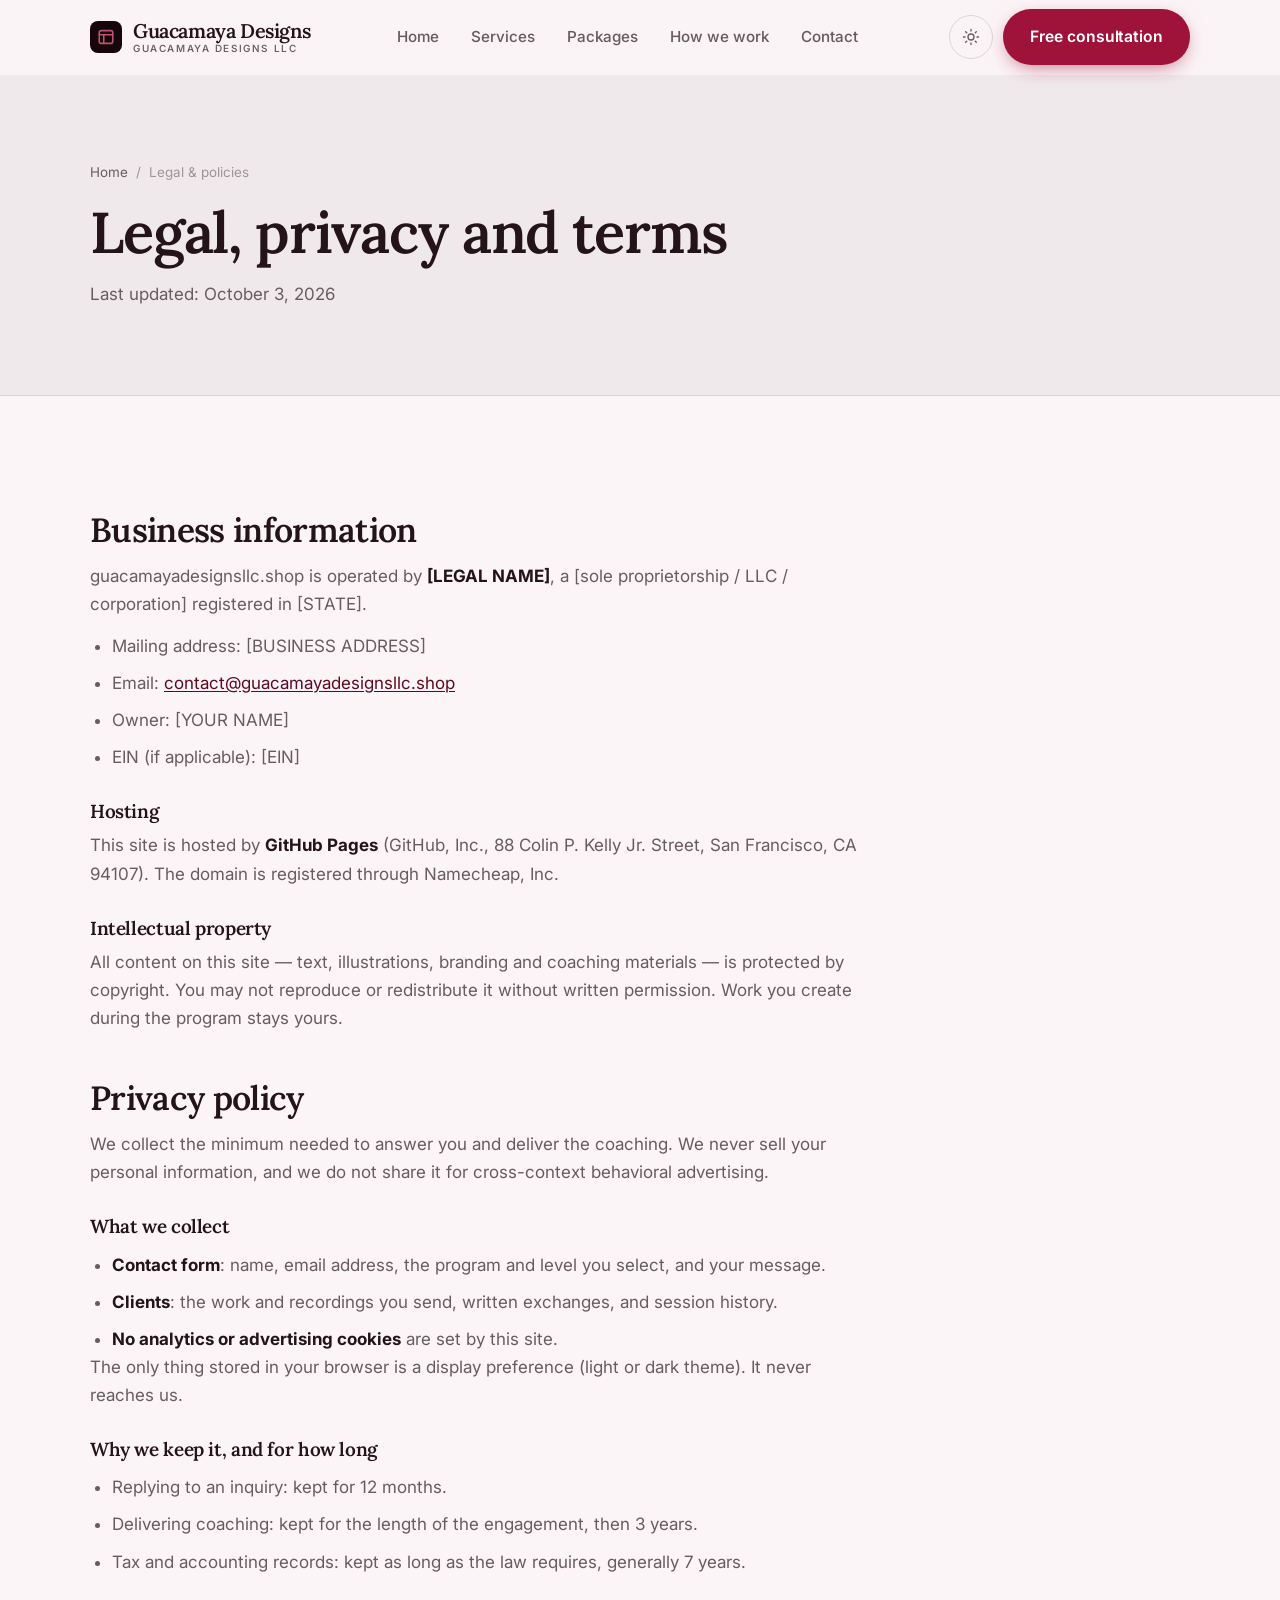
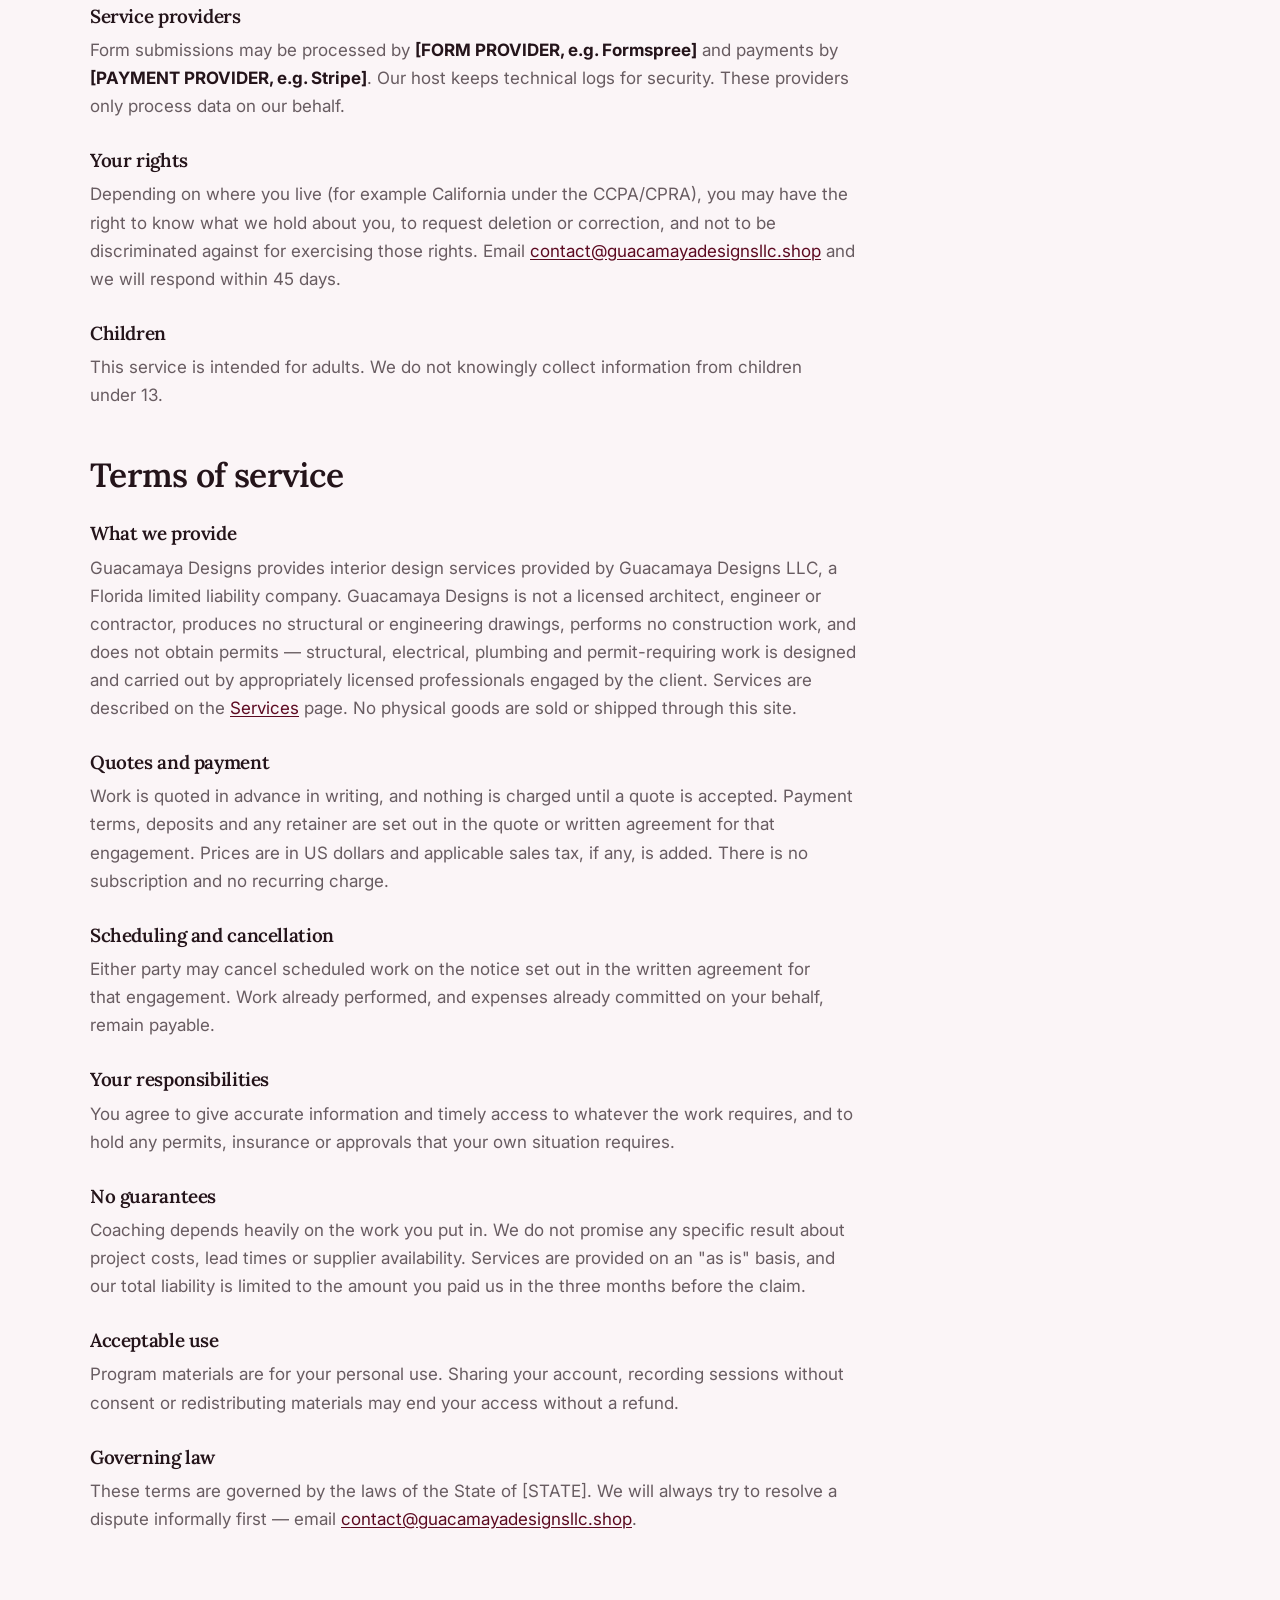
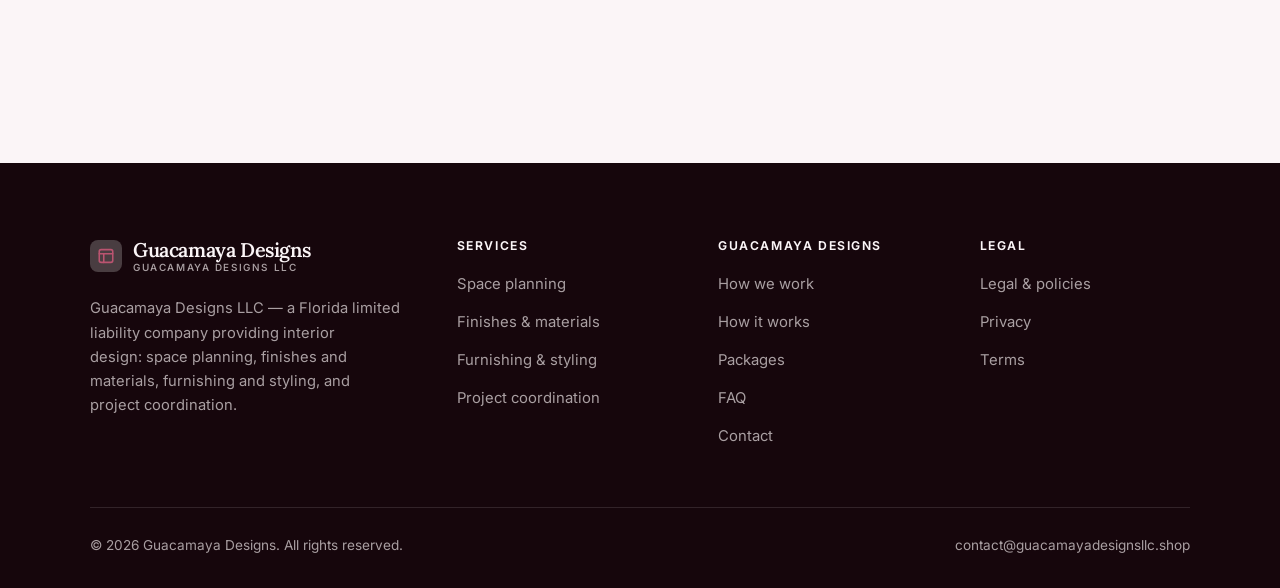
<file: legal.html>
<!DOCTYPE html>
<html lang="en" class="no-js">
<head>
<meta charset="utf-8">
<meta name="viewport" content="width=device-width, initial-scale=1">
<title>Legal, privacy and terms — Guacamaya Designs</title>
<meta name="description" content="Business information, privacy policy and terms of service for Guacamaya Designs.">
<meta name="robots" content="noindex">

<meta property="og:type" content="website">
<meta property="og:url" content="https://guacamayadesignsllc.shop/legal.html">
<meta property="og:site_name" content="Guacamaya Designs">
<meta property="og:locale" content="en_US">
<meta property="og:title" content="Legal, privacy and terms — Guacamaya Designs">
<meta property="og:description" content="Business information, privacy policy and terms of service for Guacamaya Designs.">
<meta name="theme-color" content="#16060c">

<link rel="icon" href="assets/img/favicon.svg" type="image/svg+xml">
<link rel="preconnect" href="https://fonts.googleapis.com">
<link rel="preconnect" href="https://fonts.gstatic.com" crossorigin>
<link rel="stylesheet" href="https://fonts.googleapis.com/css2?family=Lora:wght@400..700&family=Inter:wght@400..700&display=swap">
<link rel="stylesheet" href="assets/css/style.css">

<!-- Thème appliqué avant le premier rendu (évite le flash) -->
<script>
document.documentElement.classList.remove('no-js');
(function(){try{var t=localStorage.getItem('site-theme');if(t){document.documentElement.setAttribute('data-theme',t);}}catch(e){}})();
</script>
</head>

<body>
<a class="skip-link" href="#main">Skip to main content</a>

<header class="site-header">
  <nav class="wrap nav" aria-label="Main navigation">
    <a class="brand" href="index.html">
      <svg class="brand__mark" viewBox="0 0 64 64" aria-hidden="true">
        <rect class="bm-bg" width="64" height="64" rx="16"/>
        <g class="bm-ic" transform="translate(14 14) scale(1.5)" fill="none" stroke-width="2.1" stroke-linecap="round" stroke-linejoin="round"><rect x="3" y="3.5" width="18" height="17" rx="2.5"/><path d="M3 9h18M9 9v11.5"/></g>
      </svg>
      <span>Guacamaya Designs<span class="brand__sub">Guacamaya Designs LLC</span></span>
    </a>

    <ul class="nav__links" id="nav-links">
      <li><a href="index.html">Home</a></li>
      <li><a href="programs.html">Services</a></li>
      <li><a href="index.html#pricing">Packages</a></li>
      <li><a href="about.html">How we work</a></li>
      <li><a href="contact.html">Contact</a></li>
      <li><a class="btn btn--primary" href="contact.html">Free consultation</a></li>
    </ul>

    <div class="nav__cta">
      <button class="theme-toggle" type="button" aria-label="Switch to dark theme">
        <svg class="icon-sun" viewBox="0 0 24 24" fill="none" stroke="currentColor" stroke-width="1.8" stroke-linecap="round" aria-hidden="true"><circle cx="12" cy="12" r="4"/><path d="M12 2v2m0 16v2M2 12h2m16 0h2M4.9 4.9l1.4 1.4m11.4 11.4 1.4 1.4M19.1 4.9l-1.4 1.4M6.3 17.7l-1.4 1.4"/></svg>
        <svg class="icon-moon" viewBox="0 0 24 24" fill="none" stroke="currentColor" stroke-width="1.8" stroke-linecap="round" stroke-linejoin="round" aria-hidden="true"><path d="M21 12.8A9 9 0 1 1 11.2 3a7 7 0 0 0 9.8 9.8z"/></svg>
      </button>
      <a class="btn btn--primary" href="contact.html">Free consultation</a>
      <button class="nav__toggle" type="button" aria-expanded="false" aria-controls="nav-links" aria-label="Open menu">
        <svg class="icon-open" viewBox="0 0 24 24" fill="none" stroke="currentColor" stroke-width="2" stroke-linecap="round" aria-hidden="true"><path d="M3 6h18M3 12h18M3 18h18"/></svg>
        <svg class="icon-close" viewBox="0 0 24 24" fill="none" stroke="currentColor" stroke-width="2" stroke-linecap="round" aria-hidden="true"><path d="M6 6l12 12M18 6L6 18"/></svg>
      </button>
    </div>
  </nav>
</header>

<main id="main">

<section class="page-head">
  <div class="wrap">
    <nav class="breadcrumb" aria-label="Breadcrumb">
      <a href="index.html">Home</a><span>/</span><span aria-current="page">Legal &amp; policies</span>
    </nav>
    <h1>Legal, privacy and terms</h1>
    <p>Last updated: <time datetime="2026-10-03">October 3, 2026</time></p>
  </div>
</section>

<section class="section wrap">
  <div class="prose">

    <!--
      TO DO: this is a skeleton, not legal advice. Replace every [BRACKET] with
      your real details before selling, and have a lawyer review it if you can.
      Consumer protection rules differ by state.
    -->

    <h2 id="business">Business information</h2>
    <p>
      guacamayadesignsllc.shop is operated by <strong>[LEGAL NAME]</strong>, a [sole proprietorship / LLC / corporation]
      registered in [STATE].
    </p>
    <ul>
      <li>Mailing address: [BUSINESS ADDRESS]</li>
      <li>Email: <a href="mailto:contact@guacamayadesignsllc.shop">contact@guacamayadesignsllc.shop</a></li>
      <li>Owner: [YOUR NAME]</li>
      <li>EIN (if applicable): [EIN]</li>
    </ul>

    <h3>Hosting</h3>
    <p>
      This site is hosted by <strong>GitHub Pages</strong> (GitHub, Inc., 88 Colin P. Kelly Jr. Street,
      San Francisco, CA 94107). The domain is registered through Namecheap, Inc.
    </p>

    <h3>Intellectual property</h3>
    <p>
      All content on this site — text, illustrations, branding and coaching materials — is protected by
      copyright. You may not reproduce or redistribute it without written permission. Work you create during
      the program stays yours.
    </p>

    <h2 id="privacy">Privacy policy</h2>
    <p>
      We collect the minimum needed to answer you and deliver the coaching. We never sell your personal
      information, and we do not share it for cross-context behavioral advertising.
    </p>
    <h3>What we collect</h3>
    <ul>
      <li><strong>Contact form</strong>: name, email address, the program and level you select, and your message.</li>
      <li><strong>Clients</strong>: the work and recordings you send, written exchanges, and session history.</li>
      <li><strong>No analytics or advertising cookies</strong> are set by this site.</li>
    </ul>
    <p>
      The only thing stored in your browser is a display preference (light or dark theme). It never reaches us.
    </p>
    <h3>Why we keep it, and for how long</h3>
    <ul>
      <li>Replying to an inquiry: kept for 12 months.</li>
      <li>Delivering coaching: kept for the length of the engagement, then 3 years.</li>
      <li>Tax and accounting records: kept as long as the law requires, generally 7 years.</li>
    </ul>
    <h3>Service providers</h3>
    <p>
      Form submissions may be processed by <strong>[FORM PROVIDER, e.g. Formspree]</strong> and payments by
      <strong>[PAYMENT PROVIDER, e.g. Stripe]</strong>. Our host keeps technical logs for security. These
      providers only process data on our behalf.
    </p>
    <h3>Your rights</h3>
    <p>
      Depending on where you live (for example California under the CCPA/CPRA), you may have the right to
      know what we hold about you, to request deletion or correction, and not to be discriminated against for
      exercising those rights. Email <a href="mailto:contact@guacamayadesignsllc.shop">contact@guacamayadesignsllc.shop</a> and we will respond within 45 days.
    </p>
    <h3>Children</h3>
    <p>
      This service is intended for adults. We do not knowingly collect information from children under 13.
    </p>

    <h2 id="terms">Terms of service</h2>
    <h3>What we provide</h3>
    <p>
      Guacamaya Designs provides interior design services provided by Guacamaya Designs LLC, a Florida limited liability company. Guacamaya Designs is not a licensed architect, engineer or contractor, produces no structural or engineering drawings, performs no construction work, and does not obtain permits — structural, electrical, plumbing and permit-requiring work is designed and carried out by appropriately licensed professionals engaged by the client. Services are described on the
      <a href="programs.html">Services</a> page. No physical goods are sold or shipped through this site.
    </p>
    <h3>Quotes and payment</h3>
    <p>
      Work is quoted in advance in writing, and nothing is charged until a quote is accepted. Payment terms,
      deposits and any retainer are set out in the quote or written agreement for that engagement. Prices are in
      US dollars and applicable sales tax, if any, is added. There is no subscription and no recurring charge.
    </p>
    <h3>Scheduling and cancellation</h3>
    <p>
      Either party may cancel scheduled work on the notice set out in the written agreement for that engagement.
      Work already performed, and expenses already committed on your behalf, remain payable.
    </p>
    <h3>Your responsibilities</h3>
    <p>
      You agree to give accurate information and timely access to whatever the work requires, and to hold any
      permits, insurance or approvals that your own situation requires.
    </p>

    <h3>No guarantees</h3>
    <p>
      Coaching depends heavily on the work you put in. We do not promise any specific result
      about project costs, lead times or supplier availability. Services are provided on an "as is" basis, and our total
      liability is limited to the amount you paid us in the three months before the claim.
    </p>
    <h3>Acceptable use</h3>
    <p>
      Program materials are for your personal use. Sharing your account, recording sessions without consent
      or redistributing materials may end your access without a refund.
    </p>
    <h3>Governing law</h3>
    <p>
      These terms are governed by the laws of the State of [STATE]. We will always try to resolve a dispute
      informally first — email <a href="mailto:contact@guacamayadesignsllc.shop">contact@guacamayadesignsllc.shop</a>.
    </p>

  </div>
</section>

</main>

<footer class="site-footer">
  <div class="wrap">
    <div class="footer__grid">
      <div class="footer__brand">
        <a class="brand" href="index.html">
          <svg class="brand__mark" viewBox="0 0 64 64" aria-hidden="true">
        <rect class="bm-bg" width="64" height="64" rx="16"/>
        <g class="bm-ic" transform="translate(14 14) scale(1.5)" fill="none" stroke-width="2.1" stroke-linecap="round" stroke-linejoin="round"><rect x="3" y="3.5" width="18" height="17" rx="2.5"/><path d="M3 9h18M9 9v11.5"/></g>
      </svg>
          <span>Guacamaya Designs<span class="brand__sub">Guacamaya Designs LLC</span></span>
        </a>
        <p>Guacamaya Designs LLC — a Florida limited liability company providing interior design: space planning, finishes and materials, furnishing and styling, and project coordination.</p>
      </div>

      <div class="footer__col">
        <h4>Services</h4>
        <ul>
          <li><a href="programs.html#planning">Space planning</a></li>
          <li><a href="programs.html#finishes">Finishes &amp; materials</a></li>
          <li><a href="programs.html#furnishing">Furnishing &amp; styling</a></li>
          <li><a href="programs.html#coordination">Project coordination</a></li>
        </ul>
      </div>

      <div class="footer__col">
        <h4>Guacamaya Designs</h4>
        <ul>
          <li><a href="about.html">How we work</a></li>
          <li><a href="index.html#how-it-works">How it works</a></li>
          <li><a href="index.html#pricing">Packages</a></li>
          <li><a href="index.html#faq">FAQ</a></li>
          <li><a href="contact.html">Contact</a></li>
        </ul>
      </div>

      <div class="footer__col">
        <h4>Legal</h4>
        <ul>
          <li><a href="legal.html">Legal &amp; policies</a></li>
          <li><a href="legal.html#privacy">Privacy</a></li>
          <li><a href="legal.html#terms">Terms</a></li>
        </ul>
      </div>
    </div>

    <div class="footer__bottom">
      <p>© <span data-year>2026</span> Guacamaya Designs. All rights reserved.</p>
      <p><a href="mailto:contact@guacamayadesignsllc.shop">contact@guacamayadesignsllc.shop</a></p>
    </div>
  </div>
</footer>

<script src="assets/js/main.js" defer></script>
</body>
</html>
</file>
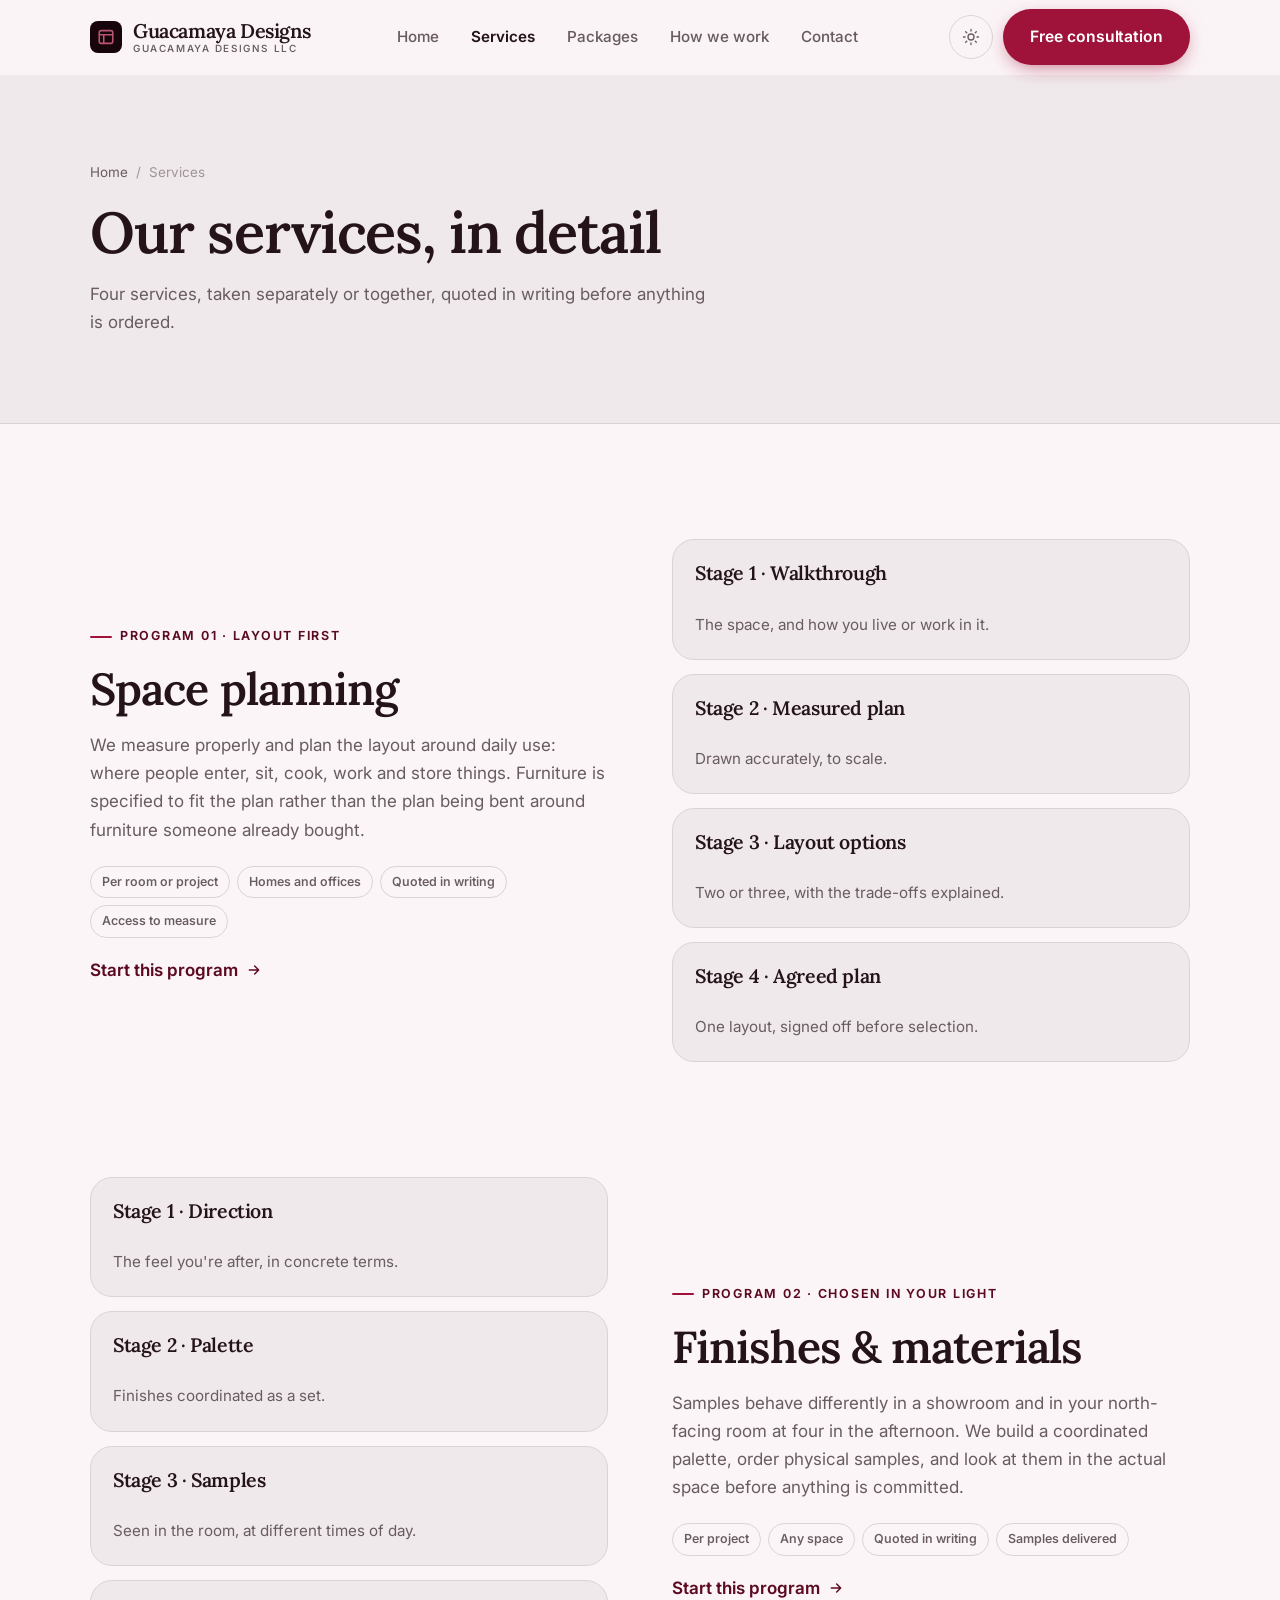
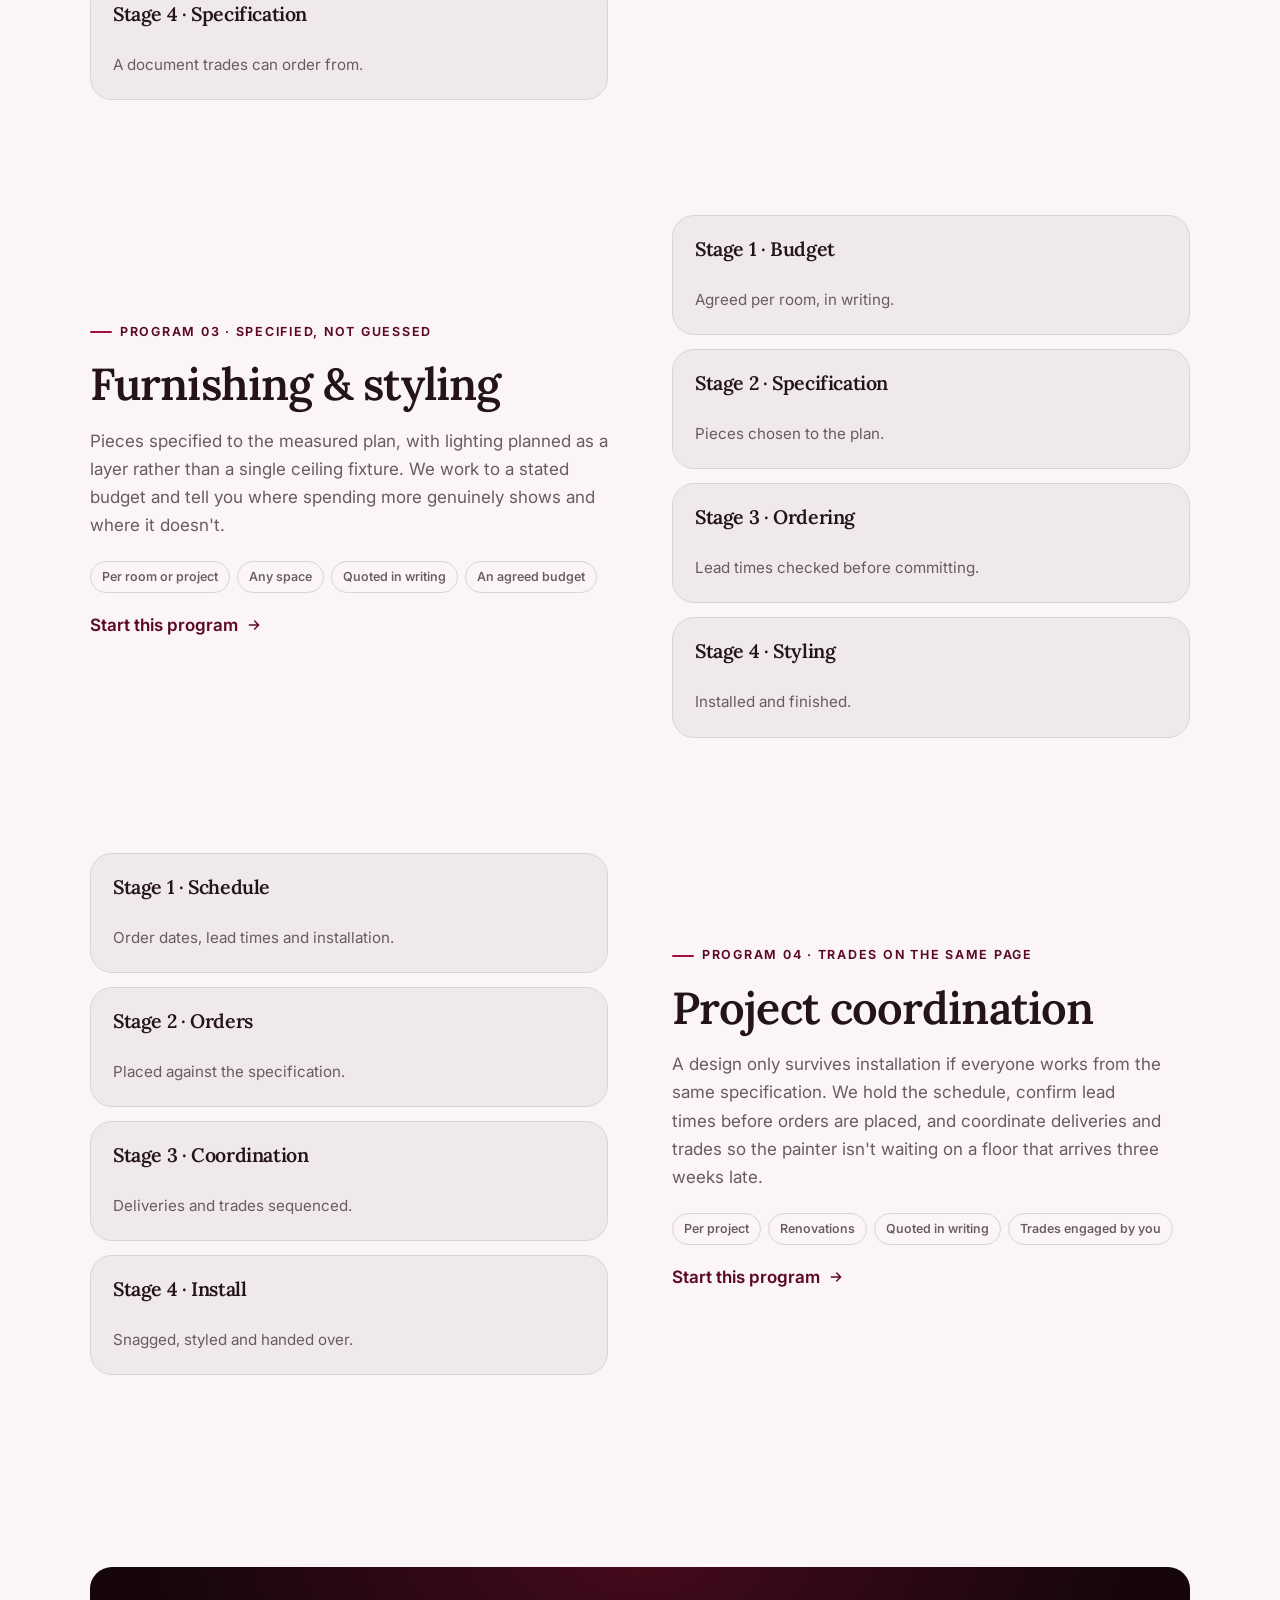
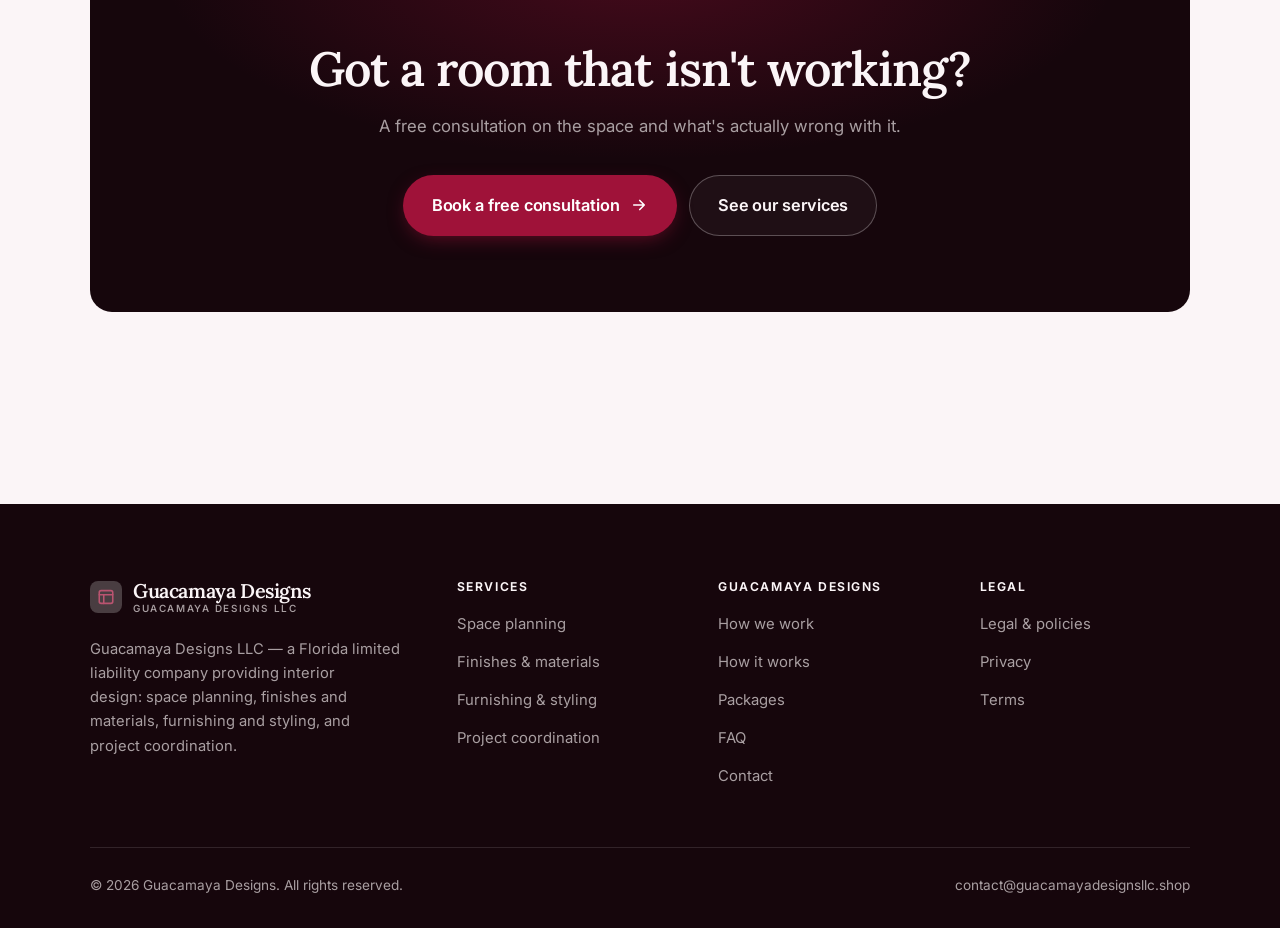
<file: programs.html>
<!DOCTYPE html>
<html lang="en" class="no-js">
<head>
<meta charset="utf-8">
<meta name="viewport" content="width=device-width, initial-scale=1">
<title>Services — Guacamaya Designs</title>
<meta name="description" content="Services of Guacamaya Designs LLC: space planning, finishes and materials, furnishing and styling, project coordination.">
<link rel="canonical" href="https://guacamayadesignsllc.shop/programs.html">

<meta property="og:type" content="website">
<meta property="og:url" content="https://guacamayadesignsllc.shop/programs.html">
<meta property="og:site_name" content="Guacamaya Designs">
<meta property="og:locale" content="en_US">
<meta property="og:title" content="Services — Guacamaya Designs">
<meta property="og:description" content="Services of Guacamaya Designs LLC: space planning, finishes and materials, furnishing and styling, project coordination.">
<meta name="theme-color" content="#16060c">

<link rel="icon" href="assets/img/favicon.svg" type="image/svg+xml">
<link rel="preconnect" href="https://fonts.googleapis.com">
<link rel="preconnect" href="https://fonts.gstatic.com" crossorigin>
<link rel="stylesheet" href="https://fonts.googleapis.com/css2?family=Lora:wght@400..700&family=Inter:wght@400..700&display=swap">
<link rel="stylesheet" href="assets/css/style.css">

<!-- Thème appliqué avant le premier rendu (évite le flash) -->
<script>
document.documentElement.classList.remove('no-js');
(function(){try{var t=localStorage.getItem('site-theme');if(t){document.documentElement.setAttribute('data-theme',t);}}catch(e){}})();
</script>
</head>

<body>
<a class="skip-link" href="#main">Skip to main content</a>

<header class="site-header">
  <nav class="wrap nav" aria-label="Main navigation">
    <a class="brand" href="index.html">
      <svg class="brand__mark" viewBox="0 0 64 64" aria-hidden="true">
        <rect class="bm-bg" width="64" height="64" rx="16"/>
        <g class="bm-ic" transform="translate(14 14) scale(1.5)" fill="none" stroke-width="2.1" stroke-linecap="round" stroke-linejoin="round"><rect x="3" y="3.5" width="18" height="17" rx="2.5"/><path d="M3 9h18M9 9v11.5"/></g>
      </svg>
      <span>Guacamaya Designs<span class="brand__sub">Guacamaya Designs LLC</span></span>
    </a>

    <ul class="nav__links" id="nav-links">
      <li><a href="index.html">Home</a></li>
      <li><a href="programs.html" aria-current="page">Services</a></li>
      <li><a href="index.html#pricing">Packages</a></li>
      <li><a href="about.html">How we work</a></li>
      <li><a href="contact.html">Contact</a></li>
      <li><a class="btn btn--primary" href="contact.html">Free consultation</a></li>
    </ul>

    <div class="nav__cta">
      <button class="theme-toggle" type="button" aria-label="Switch to dark theme">
        <svg class="icon-sun" viewBox="0 0 24 24" fill="none" stroke="currentColor" stroke-width="1.8" stroke-linecap="round" aria-hidden="true"><circle cx="12" cy="12" r="4"/><path d="M12 2v2m0 16v2M2 12h2m16 0h2M4.9 4.9l1.4 1.4m11.4 11.4 1.4 1.4M19.1 4.9l-1.4 1.4M6.3 17.7l-1.4 1.4"/></svg>
        <svg class="icon-moon" viewBox="0 0 24 24" fill="none" stroke="currentColor" stroke-width="1.8" stroke-linecap="round" stroke-linejoin="round" aria-hidden="true"><path d="M21 12.8A9 9 0 1 1 11.2 3a7 7 0 0 0 9.8 9.8z"/></svg>
      </button>
      <a class="btn btn--primary" href="contact.html">Free consultation</a>
      <button class="nav__toggle" type="button" aria-expanded="false" aria-controls="nav-links" aria-label="Open menu">
        <svg class="icon-open" viewBox="0 0 24 24" fill="none" stroke="currentColor" stroke-width="2" stroke-linecap="round" aria-hidden="true"><path d="M3 6h18M3 12h18M3 18h18"/></svg>
        <svg class="icon-close" viewBox="0 0 24 24" fill="none" stroke="currentColor" stroke-width="2" stroke-linecap="round" aria-hidden="true"><path d="M6 6l12 12M18 6L6 18"/></svg>
      </button>
    </div>
  </nav>
</header>

<main id="main">

<section class="page-head">
  <div class="wrap">
    <nav class="breadcrumb" aria-label="Breadcrumb">
      <a href="index.html">Home</a><span>/</span><span aria-current="page">Services</span>
    </nav>
    <h1>Our services, in detail</h1>
    <p>Four services, taken separately or together, quoted in writing before anything is ordered.</p>
  </div>
</section>

<section class="section wrap" id="planning">
  <div class="split reveal">
    <div>
      <span class="eyebrow">Program 01 · Layout first</span>
      <h2>Space planning</h2>
      <p>We measure properly and plan the layout around daily use: where people enter, sit, cook, work and store things. Furniture is specified to fit the plan rather than the plan being bent around furniture someone already bought.</p>
      <ul class="tags"><li>Per room or project</li><li>Homes and offices</li><li>Quoted in writing</li><li>Access to measure</li></ul>
      <p><a class="arrow-link" href="contact.html">Start this program <svg viewBox="0 0 24 24" fill="none" stroke="currentColor" stroke-width="2.2" stroke-linecap="round" stroke-linejoin="round" aria-hidden="true"><path d="M5 12h14M13 6l6 6-6 6"/></svg></a></p>
    </div>
    <div class="grid grid--2 grid--tight">
      <article class="card card--sm">
        <h3>Stage 1 · Walkthrough</h3>
        <p>The space, and how you live or work in it.</p>
      </article>
      <article class="card card--sm">
        <h3>Stage 2 · Measured plan</h3>
        <p>Drawn accurately, to scale.</p>
      </article>
      <article class="card card--sm">
        <h3>Stage 3 · Layout options</h3>
        <p>Two or three, with the trade-offs explained.</p>
      </article>
      <article class="card card--sm">
        <h3>Stage 4 · Agreed plan</h3>
        <p>One layout, signed off before selection.</p>
      </article>
    </div>
  </div>
</section>

<section class="section section--flush wrap" id="finishes">
  <div class="split reveal">
    <div class="grid grid--2 grid--tight">
      <article class="card card--sm">
        <h3>Stage 1 · Direction</h3>
        <p>The feel you're after, in concrete terms.</p>
      </article>
      <article class="card card--sm">
        <h3>Stage 2 · Palette</h3>
        <p>Finishes coordinated as a set.</p>
      </article>
      <article class="card card--sm">
        <h3>Stage 3 · Samples</h3>
        <p>Seen in the room, at different times of day.</p>
      </article>
      <article class="card card--sm">
        <h3>Stage 4 · Specification</h3>
        <p>A document trades can order from.</p>
      </article>
    </div>
    <div>
      <span class="eyebrow">Program 02 · Chosen in your light</span>
      <h2>Finishes &amp; materials</h2>
      <p>Samples behave differently in a showroom and in your north-facing room at four in the afternoon. We build a coordinated palette, order physical samples, and look at them in the actual space before anything is committed.</p>
      <ul class="tags"><li>Per project</li><li>Any space</li><li>Quoted in writing</li><li>Samples delivered</li></ul>
      <p><a class="arrow-link" href="contact.html">Start this program <svg viewBox="0 0 24 24" fill="none" stroke="currentColor" stroke-width="2.2" stroke-linecap="round" stroke-linejoin="round" aria-hidden="true"><path d="M5 12h14M13 6l6 6-6 6"/></svg></a></p>
    </div>
  </div>
</section>

<section class="section section--flush wrap" id="furnishing">
  <div class="split reveal">
    <div>
      <span class="eyebrow">Program 03 · Specified, not guessed</span>
      <h2>Furnishing &amp; styling</h2>
      <p>Pieces specified to the measured plan, with lighting planned as a layer rather than a single ceiling fixture. We work to a stated budget and tell you where spending more genuinely shows and where it doesn't.</p>
      <ul class="tags"><li>Per room or project</li><li>Any space</li><li>Quoted in writing</li><li>An agreed budget</li></ul>
      <p><a class="arrow-link" href="contact.html">Start this program <svg viewBox="0 0 24 24" fill="none" stroke="currentColor" stroke-width="2.2" stroke-linecap="round" stroke-linejoin="round" aria-hidden="true"><path d="M5 12h14M13 6l6 6-6 6"/></svg></a></p>
    </div>
    <div class="grid grid--2 grid--tight">
      <article class="card card--sm">
        <h3>Stage 1 · Budget</h3>
        <p>Agreed per room, in writing.</p>
      </article>
      <article class="card card--sm">
        <h3>Stage 2 · Specification</h3>
        <p>Pieces chosen to the plan.</p>
      </article>
      <article class="card card--sm">
        <h3>Stage 3 · Ordering</h3>
        <p>Lead times checked before committing.</p>
      </article>
      <article class="card card--sm">
        <h3>Stage 4 · Styling</h3>
        <p>Installed and finished.</p>
      </article>
    </div>
  </div>
</section>

<section class="section section--flush wrap" id="coordination">
  <div class="split reveal">
    <div class="grid grid--2 grid--tight">
      <article class="card card--sm">
        <h3>Stage 1 · Schedule</h3>
        <p>Order dates, lead times and installation.</p>
      </article>
      <article class="card card--sm">
        <h3>Stage 2 · Orders</h3>
        <p>Placed against the specification.</p>
      </article>
      <article class="card card--sm">
        <h3>Stage 3 · Coordination</h3>
        <p>Deliveries and trades sequenced.</p>
      </article>
      <article class="card card--sm">
        <h3>Stage 4 · Install</h3>
        <p>Snagged, styled and handed over.</p>
      </article>
    </div>
    <div>
      <span class="eyebrow">Program 04 · Trades on the same page</span>
      <h2>Project coordination</h2>
      <p>A design only survives installation if everyone works from the same specification. We hold the schedule, confirm lead times before orders are placed, and coordinate deliveries and trades so the painter isn't waiting on a floor that arrives three weeks late.</p>
      <ul class="tags"><li>Per project</li><li>Renovations</li><li>Quoted in writing</li><li>Trades engaged by you</li></ul>
      <p><a class="arrow-link" href="contact.html">Start this program <svg viewBox="0 0 24 24" fill="none" stroke="currentColor" stroke-width="2.2" stroke-linecap="round" stroke-linejoin="round" aria-hidden="true"><path d="M5 12h14M13 6l6 6-6 6"/></svg></a></p>
    </div>
  </div>
</section>

<section class="wrap section--tight">
  <div class="cta-band reveal">
    <h2>Got a room that isn't working?</h2>
    <p>A free consultation on the space and what's actually wrong with it.</p>
    <div class="hero__actions">
      <a class="btn btn--primary btn--lg" href="contact.html">Book a free consultation <svg viewBox="0 0 24 24" fill="none" stroke="currentColor" stroke-width="2.2" stroke-linecap="round" stroke-linejoin="round" aria-hidden="true"><path d="M5 12h14M13 6l6 6-6 6"/></svg></a>
      <a class="btn btn--on-dark btn--lg" href="programs.html">See our services</a>
    </div>
  </div>
</section>

</main>

<footer class="site-footer">
  <div class="wrap">
    <div class="footer__grid">
      <div class="footer__brand">
        <a class="brand" href="index.html">
          <svg class="brand__mark" viewBox="0 0 64 64" aria-hidden="true">
        <rect class="bm-bg" width="64" height="64" rx="16"/>
        <g class="bm-ic" transform="translate(14 14) scale(1.5)" fill="none" stroke-width="2.1" stroke-linecap="round" stroke-linejoin="round"><rect x="3" y="3.5" width="18" height="17" rx="2.5"/><path d="M3 9h18M9 9v11.5"/></g>
      </svg>
          <span>Guacamaya Designs<span class="brand__sub">Guacamaya Designs LLC</span></span>
        </a>
        <p>Guacamaya Designs LLC — a Florida limited liability company providing interior design: space planning, finishes and materials, furnishing and styling, and project coordination.</p>
      </div>

      <div class="footer__col">
        <h4>Services</h4>
        <ul>
          <li><a href="programs.html#planning">Space planning</a></li>
          <li><a href="programs.html#finishes">Finishes &amp; materials</a></li>
          <li><a href="programs.html#furnishing">Furnishing &amp; styling</a></li>
          <li><a href="programs.html#coordination">Project coordination</a></li>
        </ul>
      </div>

      <div class="footer__col">
        <h4>Guacamaya Designs</h4>
        <ul>
          <li><a href="about.html">How we work</a></li>
          <li><a href="index.html#how-it-works">How it works</a></li>
          <li><a href="index.html#pricing">Packages</a></li>
          <li><a href="index.html#faq">FAQ</a></li>
          <li><a href="contact.html">Contact</a></li>
        </ul>
      </div>

      <div class="footer__col">
        <h4>Legal</h4>
        <ul>
          <li><a href="legal.html">Legal &amp; policies</a></li>
          <li><a href="legal.html#privacy">Privacy</a></li>
          <li><a href="legal.html#terms">Terms</a></li>
        </ul>
      </div>
    </div>

    <div class="footer__bottom">
      <p>© <span data-year>2026</span> Guacamaya Designs. All rights reserved.</p>
      <p><a href="mailto:contact@guacamayadesignsllc.shop">contact@guacamayadesignsllc.shop</a></p>
    </div>
  </div>
</footer>

<script src="assets/js/main.js" defer></script>
</body>
</html>
</file>
<file: assets/css/style.css>
/* Guacamaya Designs — couleurs et polices de la marque.
   Modifier ces valeurs suffit à changer l'identité visuelle de tout le site. */
:root {
  --c-accent:    #9f1239;
  --c-on-accent: #ffffff;
  --c-ink:       #16060c;
  --c-paper:     #fbf5f7;

  --accent-ink-light: color-mix(in srgb, var(--c-accent) 58%, black);
  --accent-on-dark:   color-mix(in srgb, var(--c-accent) 72%, white);

  --font-display: "Lora", Georgia, "Times New Roman", serif;
  --font-body: "Inter", system-ui, -apple-system, "Segoe UI", sans-serif;
  --display-weight: 600;
  --display-tracking: -.02em;
}

/* ==========================================================================
   Feuille de style commune aux sites de coaching
   Les couleurs de marque (--c-accent, --c-on-accent, --c-ink, --c-paper) et
   les polices sont définies juste au-dessus, par site. Tout le reste en dérive.
   ========================================================================== */

/* --------------------------------------------------------------------------
   1. Tokens dérivés
   -------------------------------------------------------------------------- */

:root {
  /* Thème clair */
  --paper:      var(--c-paper);
  --paper-2:    color-mix(in srgb, var(--c-paper) 95%, var(--c-ink));
  --paper-3:    color-mix(in srgb, var(--c-paper) 89%, var(--c-ink));
  --line:       color-mix(in srgb, var(--c-paper) 86%, var(--c-ink));
  --text:       color-mix(in srgb, var(--c-ink) 94%, var(--c-paper));
  --muted:      color-mix(in srgb, var(--c-ink) 64%, var(--c-paper));
  --accent:     var(--c-accent);
  --accent-600: color-mix(in srgb, var(--c-accent) 86%, black);
  --accent-ink: var(--accent-ink-light);
  --on-accent:  var(--c-on-accent);
  --ink:        var(--c-ink);
  --ink-soft:   color-mix(in srgb, var(--c-ink) 90%, white);
  --on-ink:     var(--c-paper);
  --on-ink-mut: color-mix(in srgb, var(--c-paper) 64%, var(--c-ink));
  --brand-bg:   var(--c-ink);

  /* Rayons */
  --r-sm: 8px;
  --r-md: 14px;
  --r-lg: 22px;
  --r-full: 999px;

  /* Ombres */
  --sh-1: 0 1px 2px rgba(0, 0, 0, .05), 0 2px 8px rgba(0, 0, 0, .04);
  --sh-2: 0 2px 4px rgba(0, 0, 0, .05), 0 12px 32px rgba(0, 0, 0, .09);
  --sh-3: 0 4px 8px rgba(0, 0, 0, .06), 0 24px 56px rgba(0, 0, 0, .14);

  /* Rythme */
  --gutter: clamp(16px, 4vw, 40px);
  --maxw: 1180px;
  --section-y: clamp(64px, 9vw, 124px);

  --ease: cubic-bezier(.22, .61, .36, 1);
}

/* Thème sombre — suit le système, sauf si l'utilisateur a choisi « clair » */
@media (prefers-color-scheme: dark) {
  :root:not([data-theme="light"]) {
    --paper:      var(--c-ink);
    --paper-2:    color-mix(in srgb, var(--c-ink) 92%, white);
    --paper-3:    color-mix(in srgb, var(--c-ink) 86%, white);
    --line:       color-mix(in srgb, var(--c-ink) 80%, white);
    --text:       color-mix(in srgb, var(--c-paper) 94%, var(--c-ink));
    --muted:      color-mix(in srgb, var(--c-paper) 66%, var(--c-ink));
    --accent-ink: var(--accent-on-dark);
    --ink:        color-mix(in srgb, var(--c-ink) 72%, black);
    --brand-bg:   color-mix(in srgb, var(--c-ink) 80%, white);
    --sh-1: 0 1px 2px rgba(0, 0, 0, .4), 0 2px 8px rgba(0, 0, 0, .3);
    --sh-2: 0 2px 4px rgba(0, 0, 0, .4), 0 12px 32px rgba(0, 0, 0, .45);
    --sh-3: 0 4px 8px rgba(0, 0, 0, .45), 0 24px 56px rgba(0, 0, 0, .55);
  }
}

/* Thème sombre — choix explicite */
:root[data-theme="dark"] {
  --paper:      var(--c-ink);
  --paper-2:    color-mix(in srgb, var(--c-ink) 92%, white);
  --paper-3:    color-mix(in srgb, var(--c-ink) 86%, white);
  --line:       color-mix(in srgb, var(--c-ink) 80%, white);
  --text:       color-mix(in srgb, var(--c-paper) 94%, var(--c-ink));
  --muted:      color-mix(in srgb, var(--c-paper) 66%, var(--c-ink));
  --accent-ink: var(--accent-on-dark);
  --ink:        color-mix(in srgb, var(--c-ink) 72%, black);
  --brand-bg:   color-mix(in srgb, var(--c-ink) 80%, white);
  --sh-1: 0 1px 2px rgba(0, 0, 0, .4), 0 2px 8px rgba(0, 0, 0, .3);
  --sh-2: 0 2px 4px rgba(0, 0, 0, .4), 0 12px 32px rgba(0, 0, 0, .45);
  --sh-3: 0 4px 8px rgba(0, 0, 0, .45), 0 24px 56px rgba(0, 0, 0, .55);
}

/* --------------------------------------------------------------------------
   2. Reset / base
   -------------------------------------------------------------------------- */

*, *::before, *::after { box-sizing: border-box; }

* { margin: 0; }

html {
  -webkit-text-size-adjust: 100%;
  scroll-behavior: smooth;
  scroll-padding-top: 88px;
}

body {
  background: var(--paper);
  color: var(--text);
  font-family: var(--font-body);
  font-size: 17px;
  line-height: 1.65;
  -webkit-font-smoothing: antialiased;
  text-rendering: optimizeLegibility;
  overflow-x: hidden;
}

img, svg, video { display: block; max-width: 100%; height: auto; }

a { color: inherit; text-decoration: none; }

button, input, textarea, select { font: inherit; color: inherit; }

h1, h2, h3, h4 {
  font-family: var(--font-display);
  font-weight: var(--display-weight);
  line-height: 1.08;
  letter-spacing: var(--display-tracking);
  text-wrap: balance;
}

p { text-wrap: pretty; }

:focus-visible {
  outline: 3px solid var(--accent);
  outline-offset: 3px;
  border-radius: 4px;
}

::selection { background: var(--accent); color: var(--on-accent); }

/* --------------------------------------------------------------------------
   3. Utilitaires de mise en page
   -------------------------------------------------------------------------- */

.wrap {
  width: 100%;
  max-width: var(--maxw);
  margin-inline: auto;
  padding-inline: var(--gutter);
}

.section { padding-block: var(--section-y); }
.section--flush { padding-top: 0; }
.section--tight { padding-block: clamp(48px, 6vw, 80px); }

.skip-link {
  position: absolute;
  left: 12px;
  top: -100px;
  z-index: 200;
  background: var(--accent);
  color: var(--on-accent);
  padding: 12px 20px;
  border-radius: var(--r-sm);
  font-weight: 600;
  transition: top .2s var(--ease);
}
.skip-link:focus { top: 12px; }

.eyebrow {
  display: inline-flex;
  align-items: center;
  gap: 8px;
  font-size: .78rem;
  font-weight: 650;
  letter-spacing: .14em;
  text-transform: uppercase;
  color: var(--accent-ink);
  margin-bottom: 18px;
}
.eyebrow::before {
  content: "";
  width: 22px;
  height: 2px;
  background: var(--accent);
  border-radius: 2px;
}

.section-head { max-width: 62ch; margin-bottom: clamp(36px, 5vw, 60px); }
.section-head h2 { font-size: clamp(2rem, 4.4vw, 3.1rem); }
.section-head p {
  margin-top: 18px;
  color: var(--muted);
  font-size: clamp(1rem, 1.6vw, 1.12rem);
  max-width: 58ch;
}

.section-head--center { margin-inline: auto; text-align: center; }
.section-head--center .eyebrow { justify-content: center; }
.section-head--center p { margin-inline: auto; }

/* --------------------------------------------------------------------------
   4. Boutons
   -------------------------------------------------------------------------- */

.btn {
  display: inline-flex;
  align-items: center;
  justify-content: center;
  gap: 10px;
  padding: 14px 26px;
  border: 1px solid transparent;
  border-radius: var(--r-full);
  font-weight: 620;
  font-size: .98rem;
  letter-spacing: -.005em;
  cursor: pointer;
  white-space: nowrap;
  transition: transform .18s var(--ease), background-color .18s var(--ease),
              border-color .18s var(--ease), box-shadow .18s var(--ease), color .18s var(--ease);
}
.btn:hover { transform: translateY(-2px); }
.btn:active { transform: translateY(0); }

.btn--primary {
  background: var(--accent);
  color: var(--on-accent);
  box-shadow: 0 6px 20px -6px color-mix(in srgb, var(--c-accent) 65%, transparent);
}
.btn--primary:hover {
  background: var(--accent-600);
  box-shadow: 0 12px 28px -8px color-mix(in srgb, var(--c-accent) 70%, transparent);
}

.btn--ghost {
  border-color: var(--line);
  background: transparent;
  color: var(--text);
}
.btn--ghost:hover { border-color: var(--accent); color: var(--accent-ink); }

.btn--on-dark {
  border-color: color-mix(in srgb, var(--c-paper) 28%, transparent);
  color: var(--on-ink);
  background: color-mix(in srgb, var(--c-paper) 4%, transparent);
}
.btn--on-dark:hover {
  border-color: color-mix(in srgb, var(--c-paper) 60%, transparent);
  background: color-mix(in srgb, var(--c-paper) 10%, transparent);
}

.btn--lg { padding: 16px 28px; font-size: 1.02rem; }
.btn--block { width: 100%; }

.btn svg { width: 18px; height: 18px; flex: none; }

@media (max-width: 420px) {
  .btn--lg { padding: 15px 22px; font-size: 1rem; white-space: normal; text-align: center; }
}

/* Lien fléché */
.arrow-link {
  display: inline-flex;
  align-items: center;
  gap: 8px;
  font-weight: 620;
  color: var(--accent-ink);
}
.arrow-link svg { width: 16px; height: 16px; transition: transform .18s var(--ease); }
.arrow-link:hover svg { transform: translateX(4px); }

/* --------------------------------------------------------------------------
   5. En-tête / navigation
   -------------------------------------------------------------------------- */

.site-header {
  position: sticky;
  top: 0;
  z-index: 100;
  background: color-mix(in srgb, var(--paper) 82%, transparent);
  backdrop-filter: saturate(180%) blur(14px);
  -webkit-backdrop-filter: saturate(180%) blur(14px);
  border-bottom: 1px solid transparent;
  transition: border-color .25s var(--ease), background-color .25s var(--ease);
}
.site-header.is-stuck {
  border-bottom-color: var(--line);
  background: color-mix(in srgb, var(--paper) 94%, transparent);
}

.nav {
  display: flex;
  align-items: center;
  justify-content: space-between;
  gap: 24px;
  height: 74px;
}

.brand {
  display: inline-flex;
  align-items: center;
  gap: 11px;
  font-family: var(--font-display);
  font-weight: var(--display-weight);
  font-size: 1.24rem;
  letter-spacing: var(--display-tracking);
  flex: none;
  line-height: 1.1;
}
.brand__mark { width: 32px; height: 32px; flex: none; }
.brand__mark .bm-bg { fill: var(--brand-bg); }
.brand__mark .bm-ic { stroke: var(--accent-on-dark); color: var(--accent-on-dark); }
.brand__sub {
  display: block;
  font-family: var(--font-body);
  font-size: .62rem;
  font-weight: 550;
  letter-spacing: .16em;
  text-transform: uppercase;
  color: var(--muted);
  margin-top: 1px;
}

.nav__links {
  display: flex;
  align-items: center;
  gap: 4px;
  list-style: none;
  padding: 0;
}
.nav__links a {
  display: block;
  padding: 9px 14px;
  border-radius: var(--r-full);
  font-size: .95rem;
  font-weight: 520;
  color: var(--muted);
  transition: color .16s var(--ease), background-color .16s var(--ease);
}
.nav__links a:hover { color: var(--text); background: var(--paper-2); }
.nav__links a[aria-current="page"] { color: var(--text); font-weight: 620; }
.nav__links .btn { display: none; }

.nav__cta { display: flex; align-items: center; gap: 10px; flex: none; }

.nav__toggle {
  display: none;
  width: 44px;
  height: 44px;
  align-items: center;
  justify-content: center;
  background: transparent;
  border: 1px solid var(--line);
  border-radius: var(--r-full);
  cursor: pointer;
}
.nav__toggle svg { width: 20px; height: 20px; }
.nav__toggle .icon-close { display: none; }
.nav__toggle[aria-expanded="true"] .icon-open { display: none; }
.nav__toggle[aria-expanded="true"] .icon-close { display: block; }

@media (max-width: 900px) {
  .nav__links, .nav__cta .btn { display: none; }
  .nav__toggle { display: inline-flex; }

  .nav__links {
    position: fixed;
    inset: 74px 0 auto;
    flex-direction: column;
    align-items: stretch;
    gap: 2px;
    padding: 20px var(--gutter) 32px;
    background: var(--paper);
    border-bottom: 1px solid var(--line);
    box-shadow: var(--sh-2);
  }
  .nav__links.is-open { display: flex; }
  .nav__links a { padding: 14px 4px; font-size: 1.1rem; border-radius: var(--r-sm); }
  .nav__links a.btn { display: inline-flex; margin-top: 14px; padding: 14px 26px; color: var(--on-accent); }
}

@media (max-width: 380px) {
  .brand__sub { display: none; }
}

/* Bouton de thème */
.theme-toggle {
  width: 44px;
  height: 44px;
  display: inline-flex;
  align-items: center;
  justify-content: center;
  background: transparent;
  border: 1px solid var(--line);
  border-radius: var(--r-full);
  cursor: pointer;
  color: var(--muted);
  transition: color .16s var(--ease), border-color .16s var(--ease);
}
.theme-toggle:hover { color: var(--text); border-color: var(--accent); }
.theme-toggle svg { width: 18px; height: 18px; }
.theme-toggle .icon-moon { display: none; }
:root[data-theme="dark"] .theme-toggle .icon-sun { display: none; }
:root[data-theme="dark"] .theme-toggle .icon-moon { display: block; }
@media (prefers-color-scheme: dark) {
  :root:not([data-theme="light"]) .theme-toggle .icon-sun { display: none; }
  :root:not([data-theme="light"]) .theme-toggle .icon-moon { display: block; }
}

/* --------------------------------------------------------------------------
   6. Hero
   -------------------------------------------------------------------------- */

.hero {
  position: relative;
  background: var(--ink);
  color: var(--on-ink);
  overflow: hidden;
  isolation: isolate;
}

/* Halo de couleur + grain léger */
.hero::before {
  content: "";
  position: absolute;
  inset: -30% -10% auto;
  height: 130%;
  background:
    radial-gradient(60% 55% at 78% 18%, color-mix(in srgb, var(--c-accent) 34%, transparent), transparent 62%),
    radial-gradient(48% 44% at 12% 88%, color-mix(in srgb, var(--c-accent) 16%, transparent), transparent 66%);
  z-index: -2;
  pointer-events: none;
}
.hero::after {
  content: "";
  position: absolute;
  inset: 0;
  background-image: url("data:image/svg+xml,%3Csvg xmlns='http://www.w3.org/2000/svg' width='160' height='160'%3E%3Cfilter id='n'%3E%3CfeTurbulence type='fractalNoise' baseFrequency='.85' numOctaves='3'/%3E%3C/filter%3E%3Crect width='160' height='160' filter='url(%23n)' opacity='.28'/%3E%3C/svg%3E");
  opacity: .45;
  mix-blend-mode: overlay;
  z-index: -1;
  pointer-events: none;
}

.hero__inner {
  display: grid;
  grid-template-columns: minmax(0, 1.05fr) minmax(0, .95fr);
  align-items: center;
  gap: clamp(32px, 5vw, 72px);
  padding-block: clamp(56px, 8vw, 110px);
}

.hero h1 {
  font-size: clamp(2.5rem, 6vw, 4.6rem);
  letter-spacing: calc(var(--display-tracking) * 1.4);
}
.hero h1 em {
  font-style: normal;
  color: var(--accent-on-dark);
  text-decoration: underline;
  text-decoration-color: color-mix(in srgb, var(--c-accent) 45%, transparent);
  text-decoration-thickness: .1em;
  text-underline-offset: .14em;
  text-decoration-skip-ink: none;
}

.hero__lede {
  margin-top: 22px;
  font-size: clamp(1.04rem, 1.9vw, 1.2rem);
  color: var(--on-ink-mut);
  max-width: 50ch;
}

.hero__actions {
  display: flex;
  flex-wrap: wrap;
  gap: 12px;
  margin-top: 34px;
}

.hero__eyebrow { color: var(--accent-on-dark); }
.hero__eyebrow::before { background: var(--accent-on-dark); }

/* Faits sur l'offre */
.hero__proof {
  display: grid;
  grid-template-columns: repeat(4, minmax(0, 1fr));
  gap: clamp(18px, 3vw, 32px);
  margin-top: 44px;
  padding: 26px 0 0;
  border-top: 1px solid color-mix(in srgb, var(--c-paper) 14%, transparent);
  list-style: none;
}
.stat__num {
  display: block;
  font-family: var(--font-display);
  font-size: clamp(1.5rem, 2.6vw, 2.05rem);
  font-weight: var(--display-weight);
  line-height: 1;
  letter-spacing: var(--display-tracking);
  white-space: nowrap;
}
.stat__label {
  display: block;
  margin-top: 7px;
  font-size: .82rem;
  line-height: 1.4;
  color: var(--on-ink-mut);
}

.hero__art svg { width: 100%; height: auto; border-radius: var(--r-lg); box-shadow: var(--sh-3); }

@media (max-width: 880px) {
  .hero__inner { grid-template-columns: 1fr; }
  .hero__art { order: -1; max-width: 560px; }
}
@media (max-width: 540px) {
  .hero__proof { grid-template-columns: repeat(2, minmax(0, 1fr)); }
}

/* --------------------------------------------------------------------------
   7. Bandeau défilant
   -------------------------------------------------------------------------- */

.marquee {
  background: var(--ink-soft);
  color: var(--on-ink-mut);
  border-top: 1px solid color-mix(in srgb, var(--c-paper) 8%, transparent);
  padding-block: 18px;
  overflow: hidden;
  white-space: nowrap;
  mask-image: linear-gradient(90deg, transparent, #000 8%, #000 92%, transparent);
  -webkit-mask-image: linear-gradient(90deg, transparent, #000 8%, #000 92%, transparent);
}
.marquee__track {
  display: inline-flex;
  gap: 42px;
  align-items: center;
  animation: marquee 38s linear infinite;
  font-size: .86rem;
  letter-spacing: .12em;
  text-transform: uppercase;
  font-weight: 560;
}
.marquee__track span { display: inline-flex; align-items: center; gap: 42px; }
.marquee__track span::after {
  content: "";
  width: 5px; height: 5px;
  border-radius: 50%;
  background: var(--accent);
  opacity: .8;
}
@keyframes marquee { to { transform: translateX(-50%); } }

/* --------------------------------------------------------------------------
   8. Grilles de cartes
   -------------------------------------------------------------------------- */

.grid {
  display: grid;
  gap: clamp(16px, 2.2vw, 26px);
}
.grid--2 { grid-template-columns: repeat(auto-fit, minmax(min(100%, 260px), 1fr)); }
.grid--3 { grid-template-columns: repeat(auto-fit, minmax(min(100%, 270px), 1fr)); }
.grid--4 { grid-template-columns: repeat(auto-fit, minmax(min(100%, 230px), 1fr)); }
.grid--tight { gap: 14px; }

.card {
  position: relative;
  display: flex;
  flex-direction: column;
  padding: 28px;
  background: var(--paper-2);
  border: 1px solid var(--line);
  border-radius: var(--r-lg);
  transition: transform .22s var(--ease), box-shadow .22s var(--ease), border-color .22s var(--ease);
}
a.card:hover, .card--lift:hover {
  transform: translateY(-5px);
  box-shadow: var(--sh-2);
  border-color: color-mix(in srgb, var(--c-accent) 45%, var(--line));
}
.card--sm { padding: 22px; }
.card--sm h3 { font-size: 1rem; }
.card__icon {
  width: 52px;
  height: 52px;
  display: grid;
  place-items: center;
  border-radius: var(--r-md);
  background: color-mix(in srgb, var(--c-accent) 15%, transparent);
  color: var(--accent-ink);
  margin-bottom: 20px;
}
.card__icon svg { width: 26px; height: 26px; }
.card h3 { font-size: 1.22rem; margin-bottom: 10px; }
.card p { color: var(--muted); font-size: .95rem; }
.card .arrow-link { margin-top: auto; padding-top: 18px; font-size: .92rem; }

.tags {
  list-style: none;
  padding: 0;
  margin: 18px 0 0;
  display: flex;
  flex-wrap: wrap;
  gap: 7px;
}
.tags li {
  font-size: .78rem;
  font-weight: 560;
  padding: 5px 11px;
  border-radius: var(--r-full);
  background: var(--paper);
  border: 1px solid var(--line);
  color: var(--muted);
}

/* --------------------------------------------------------------------------
   9. Méthode (étapes)
   -------------------------------------------------------------------------- */

.steps { counter-reset: step; }
.step {
  position: relative;
  padding: 30px 26px 26px;
  background: var(--paper);
  border: 1px solid var(--line);
  border-radius: var(--r-lg);
}
.step::before {
  counter-increment: step;
  content: "0" counter(step);
  display: block;
  font-family: var(--font-display);
  font-size: 2.6rem;
  font-weight: var(--display-weight);
  line-height: 1;
  letter-spacing: var(--display-tracking);
  color: color-mix(in srgb, var(--c-accent) 55%, var(--paper));
  margin-bottom: 16px;
}
.step h3 { font-size: 1.12rem; margin-bottom: 9px; }
.step p { color: var(--muted); font-size: .93rem; }

/* --------------------------------------------------------------------------
   10. Tarifs
   -------------------------------------------------------------------------- */

.plans { align-items: start; }

.plan {
  display: flex;
  flex-direction: column;
  padding: 32px 28px;
  background: var(--paper);
  border: 1px solid var(--line);
  border-radius: var(--r-lg);
  height: 100%;
  position: relative;
}
.plan--featured {
  background: var(--ink);
  color: var(--on-ink);
  border-color: var(--ink);
  box-shadow: var(--sh-3);
}
.plan--featured .plan__desc,
.plan--featured .plan__period,
.plan--featured .plan__features li { color: var(--on-ink-mut); }
.plan--featured .plan__features li::before { color: var(--accent-on-dark); }

.plan__tag {
  position: absolute;
  top: 18px;
  right: 18px;
  font-size: .7rem;
  font-weight: 680;
  letter-spacing: .1em;
  text-transform: uppercase;
  padding: 5px 12px;
  border-radius: var(--r-full);
  background: var(--accent);
  color: var(--on-accent);
}

.plan h3 { font-size: 1.3rem; }
.plan--featured h3 { padding-right: 120px; }
.plan__desc { margin-top: 8px; color: var(--muted); font-size: .92rem; min-height: 2.8em; }

.plan__price {
  display: flex;
  align-items: baseline;
  gap: 6px;
  margin: 22px 0 4px;
  font-family: var(--font-display);
  font-size: clamp(2.2rem, 4vw, 2.9rem);
  font-weight: var(--display-weight);
  letter-spacing: var(--display-tracking);
  line-height: 1;
}
.plan__period { font-family: var(--font-body); font-size: .9rem; font-weight: 450; color: var(--muted); letter-spacing: 0; }

.plan__features {
  list-style: none;
  padding: 0;
  margin: 24px 0 28px;
  display: grid;
  gap: 11px;
  flex: 1;
}
.plan__features li {
  display: grid;
  grid-template-columns: 20px 1fr;
  gap: 10px;
  font-size: .93rem;
  color: var(--muted);
  align-items: start;
}
.plan__features li::before {
  content: "✓";
  color: var(--accent-ink);
  font-weight: 700;
  line-height: 1.5;
}

.plans-note { text-align: center; margin-top: 26px; font-size: .88rem; color: var(--muted); }

/* --------------------------------------------------------------------------
   11. Bloc split (texte + illustration)
   -------------------------------------------------------------------------- */

.split {
  display: grid;
  grid-template-columns: repeat(auto-fit, minmax(min(100%, 340px), 1fr));
  gap: clamp(32px, 5vw, 68px);
  align-items: center;
}
.split--top { align-items: start; }
.split__art svg { width: 100%; border-radius: var(--r-lg); box-shadow: var(--sh-2); }
.split h2 { font-size: clamp(1.9rem, 4vw, 2.8rem); }
.split p { margin-top: 18px; color: var(--muted); }
.split .tags { margin-top: 22px; }

/* --------------------------------------------------------------------------
   12. FAQ
   -------------------------------------------------------------------------- */

.faq { max-width: 780px; margin-inline: auto; }
.faq details {
  border-bottom: 1px solid var(--line);
  padding: 4px 0;
}
.faq summary {
  display: flex;
  align-items: center;
  justify-content: space-between;
  gap: 20px;
  padding: 22px 4px;
  cursor: pointer;
  list-style: none;
  font-family: var(--font-display);
  font-size: 1.08rem;
  font-weight: var(--display-weight);
  letter-spacing: var(--display-tracking);
}
.faq summary::-webkit-details-marker { display: none; }
.faq summary::after {
  content: "";
  flex: none;
  width: 13px;
  height: 13px;
  border-right: 2px solid var(--muted);
  border-bottom: 2px solid var(--muted);
  transform: rotate(45deg) translate(-3px, -3px);
  transition: transform .2s var(--ease), border-color .2s var(--ease);
}
.faq details[open] summary::after {
  transform: rotate(225deg) translate(-3px, -3px);
  border-color: var(--accent);
}
.faq details p { padding: 0 4px 24px; color: var(--muted); max-width: 66ch; }

/* --------------------------------------------------------------------------
   13. Bandeau d'appel à l'action
   -------------------------------------------------------------------------- */

.cta-band {
  position: relative;
  background: var(--ink);
  color: var(--on-ink);
  border-radius: var(--r-lg);
  padding: clamp(40px, 6vw, 76px) clamp(24px, 5vw, 64px);
  overflow: hidden;
  isolation: isolate;
  text-align: center;
}
.cta-band::before {
  content: "";
  position: absolute;
  inset: 0;
  background: radial-gradient(70% 90% at 50% 0%, color-mix(in srgb, var(--c-accent) 34%, transparent), transparent 62%);
  z-index: -1;
}
.cta-band h2 { font-size: clamp(1.9rem, 4.4vw, 3rem); }
.cta-band p {
  margin: 18px auto 0;
  max-width: 52ch;
  color: var(--on-ink-mut);
  font-size: 1.05rem;
}
.cta-band .hero__actions { justify-content: center; }

/* --------------------------------------------------------------------------
   14. Formulaire
   -------------------------------------------------------------------------- */

.form-layout {
  display: grid;
  grid-template-columns: minmax(0, 1fr) minmax(0, 420px);
  gap: clamp(32px, 5vw, 64px);
  align-items: start;
}
@media (max-width: 880px) { .form-layout { grid-template-columns: 1fr; } }

.form {
  display: grid;
  gap: 18px;
  padding: clamp(22px, 3.5vw, 36px);
  background: var(--paper-2);
  border: 1px solid var(--line);
  border-radius: var(--r-lg);
}
.form__row { display: grid; grid-template-columns: repeat(auto-fit, minmax(min(100%, 200px), 1fr)); gap: 18px; }

.field { display: grid; gap: 7px; }
.field label { font-size: .88rem; font-weight: 600; }
.field label .req { color: var(--accent-ink); }
.field input, .field textarea, .field select {
  width: 100%;
  padding: 13px 15px;
  background: var(--paper);
  border: 1px solid var(--line);
  border-radius: var(--r-md);
  font-size: .97rem;
  transition: border-color .16s var(--ease), box-shadow .16s var(--ease);
}
.field input:focus, .field textarea:focus, .field select:focus {
  outline: none;
  border-color: var(--accent);
  box-shadow: 0 0 0 3px color-mix(in srgb, var(--c-accent) 24%, transparent);
}
.field textarea { resize: vertical; min-height: 130px; }
.field__hint { font-size: .8rem; color: var(--muted); }

.form__status { font-size: .9rem; font-weight: 600; min-height: 1.4em; }
.form__note { font-size: .82rem; color: var(--muted); }
.form__note a { color: var(--accent-ink); text-decoration: underline; text-underline-offset: 2px; }

.contact-aside { display: grid; gap: 14px; }
.contact-card {
  display: flex;
  gap: 14px;
  padding: 20px 22px;
  background: var(--paper);
  border: 1px solid var(--line);
  border-radius: var(--r-md);
}
.contact-card--soft { background: var(--paper-2); }
.contact-card svg { width: 22px; height: 22px; flex: none; color: var(--accent-ink); margin-top: 3px; }
.contact-card b { display: block; font-size: .95rem; font-weight: 620; }
.contact-card span, .contact-card a { display: block; font-size: .9rem; color: var(--muted); }
.contact-card a:hover { color: var(--accent-ink); }

/* --------------------------------------------------------------------------
   15. Page interne — en-tête
   -------------------------------------------------------------------------- */

.page-head {
  background: var(--paper-2);
  border-bottom: 1px solid var(--line);
  padding-block: clamp(48px, 7vw, 86px);
}
.page-head h1 { font-size: clamp(2.2rem, 5.4vw, 3.6rem); max-width: 20ch; }
.page-head p { margin-top: 18px; color: var(--muted); max-width: 58ch; font-size: 1.06rem; }

.breadcrumb {
  display: flex;
  gap: 8px;
  align-items: center;
  font-size: .84rem;
  color: var(--muted);
  margin-bottom: 18px;
}
.breadcrumb a:hover { color: var(--accent-ink); }
.breadcrumb span { opacity: .6; }

/* --------------------------------------------------------------------------
   16. Pied de page
   -------------------------------------------------------------------------- */

.site-footer {
  background: var(--ink);
  color: var(--on-ink-mut);
  padding-block: clamp(48px, 6vw, 76px) 32px;
  margin-top: var(--section-y);
}
.site-footer .brand { color: var(--on-ink); }
.site-footer .brand__mark .bm-bg { fill: color-mix(in srgb, var(--c-ink) 78%, white); }
.site-footer .brand__sub { color: var(--on-ink-mut); }

.footer__grid {
  display: grid;
  grid-template-columns: minmax(0, 1.5fr) repeat(auto-fit, minmax(150px, 1fr));
  gap: clamp(28px, 4vw, 56px);
}
@media (max-width: 720px) { .footer__grid { grid-template-columns: 1fr 1fr; } .footer__brand { grid-column: 1 / -1; } }

.footer__brand p { margin-top: 16px; font-size: .92rem; max-width: 36ch; }
.footer__col h4 {
  font-family: var(--font-body);
  font-size: .76rem;
  font-weight: 650;
  letter-spacing: .13em;
  text-transform: uppercase;
  color: var(--on-ink);
  margin-bottom: 16px;
}
.footer__col ul { list-style: none; padding: 0; display: grid; gap: 10px; }
.footer__col a { font-size: .93rem; transition: color .16s var(--ease); }
.footer__col a:hover { color: var(--accent-on-dark); }

.footer__bottom {
  display: flex;
  flex-wrap: wrap;
  justify-content: space-between;
  gap: 14px;
  margin-top: clamp(36px, 5vw, 58px);
  padding-top: 26px;
  border-top: 1px solid color-mix(in srgb, var(--c-paper) 12%, transparent);
  font-size: .85rem;
}
.footer__bottom a:hover { color: var(--accent-on-dark); }

/* --------------------------------------------------------------------------
   17. Page 404
   -------------------------------------------------------------------------- */

.notfound {
  min-height: 62vh;
  display: grid;
  place-items: center;
  text-align: center;
  padding-block: var(--section-y);
}
.notfound__code {
  font-family: var(--font-display);
  font-size: clamp(5rem, 18vw, 11rem);
  font-weight: var(--display-weight);
  line-height: .9;
  letter-spacing: -.05em;
  color: color-mix(in srgb, var(--c-accent) 45%, var(--paper));
}
.notfound h1 { font-size: clamp(1.8rem, 4.4vw, 2.8rem); margin-top: 12px; }
.notfound p { color: var(--muted); max-width: 46ch; margin: 18px auto 0; }
.notfound .hero__actions { justify-content: center; }

/* --------------------------------------------------------------------------
   18. Contenu légal
   -------------------------------------------------------------------------- */

.prose { max-width: 70ch; }
.prose h2 { font-size: clamp(1.6rem, 3vw, 2.1rem); margin-top: 48px; margin-bottom: 14px; }
.prose h2:first-child { margin-top: 0; }
.prose h3 { font-size: 1.18rem; margin-top: 30px; margin-bottom: 10px; }
.prose p, .prose li { color: var(--muted); }
.prose p + p { margin-top: 16px; }
.prose ul { margin-top: 14px; padding-left: 22px; display: grid; gap: 9px; }
.prose a { color: var(--accent-ink); text-decoration: underline; text-underline-offset: 2px; }
.prose strong { color: var(--text); }

/* --------------------------------------------------------------------------
   19. Animations d'apparition
   -------------------------------------------------------------------------- */

.reveal {
  opacity: 0;
  transform: translateY(22px);
  transition: opacity .7s var(--ease), transform .7s var(--ease);
}
.reveal.is-in { opacity: 1; transform: none; }

.reveal-group > * {
  opacity: 0;
  transform: translateY(22px);
  transition: opacity .6s var(--ease), transform .6s var(--ease);
  transition-delay: calc(var(--i, 0) * 80ms);
}
.reveal-group.is-in > * { opacity: 1; transform: none; }

/* Sans JavaScript, tout reste visible */
.no-js .reveal, .no-js .reveal-group > * { opacity: 1; transform: none; }

@media (prefers-reduced-motion: reduce) {
  html { scroll-behavior: auto; }
  *, *::before, *::after {
    animation-duration: .001ms !important;
    animation-iteration-count: 1 !important;
    transition-duration: .001ms !important;
  }
  .reveal, .reveal-group > * { opacity: 1; transform: none; }
}

/* --------------------------------------------------------------------------
   20. Divers
   -------------------------------------------------------------------------- */

.visually-hidden {
  position: absolute;
  width: 1px; height: 1px;
  padding: 0; margin: -1px;
  overflow: hidden;
  clip: rect(0 0 0 0);
  white-space: nowrap;
  border: 0;
}
</file>
